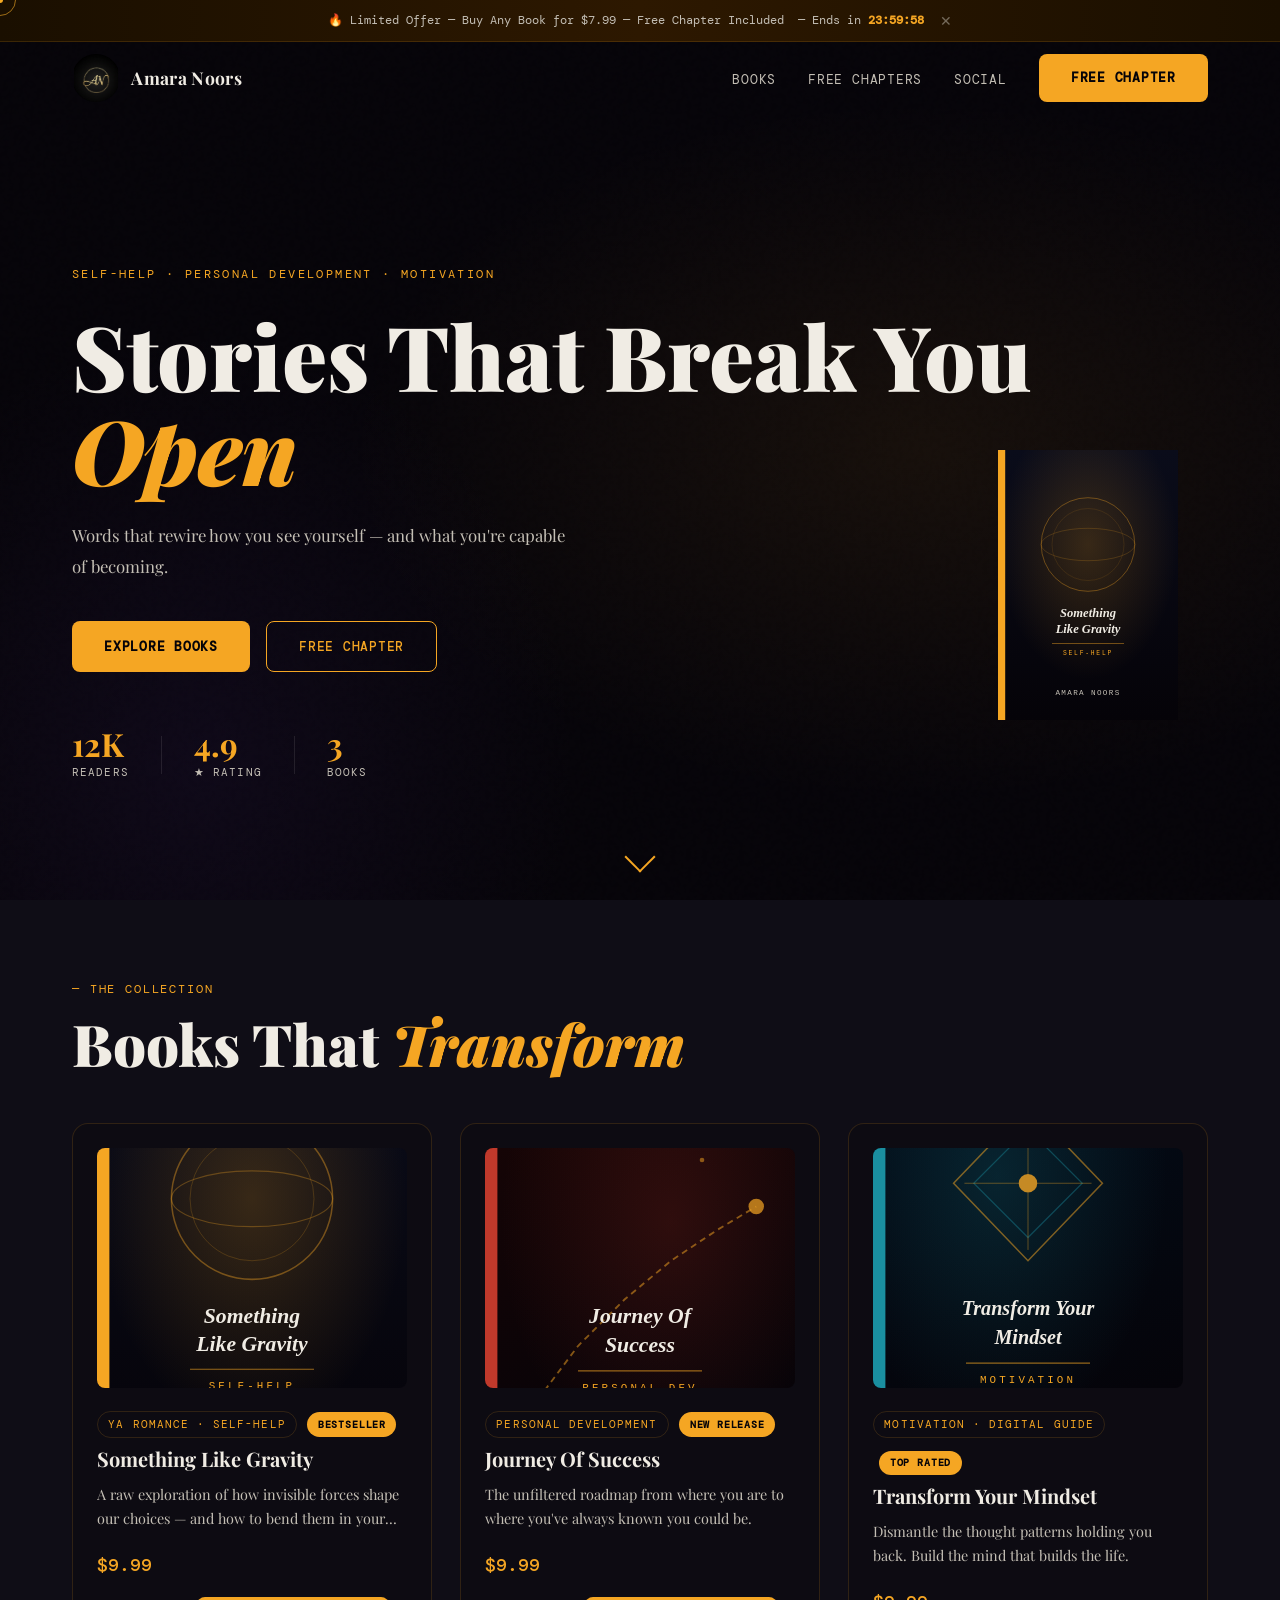
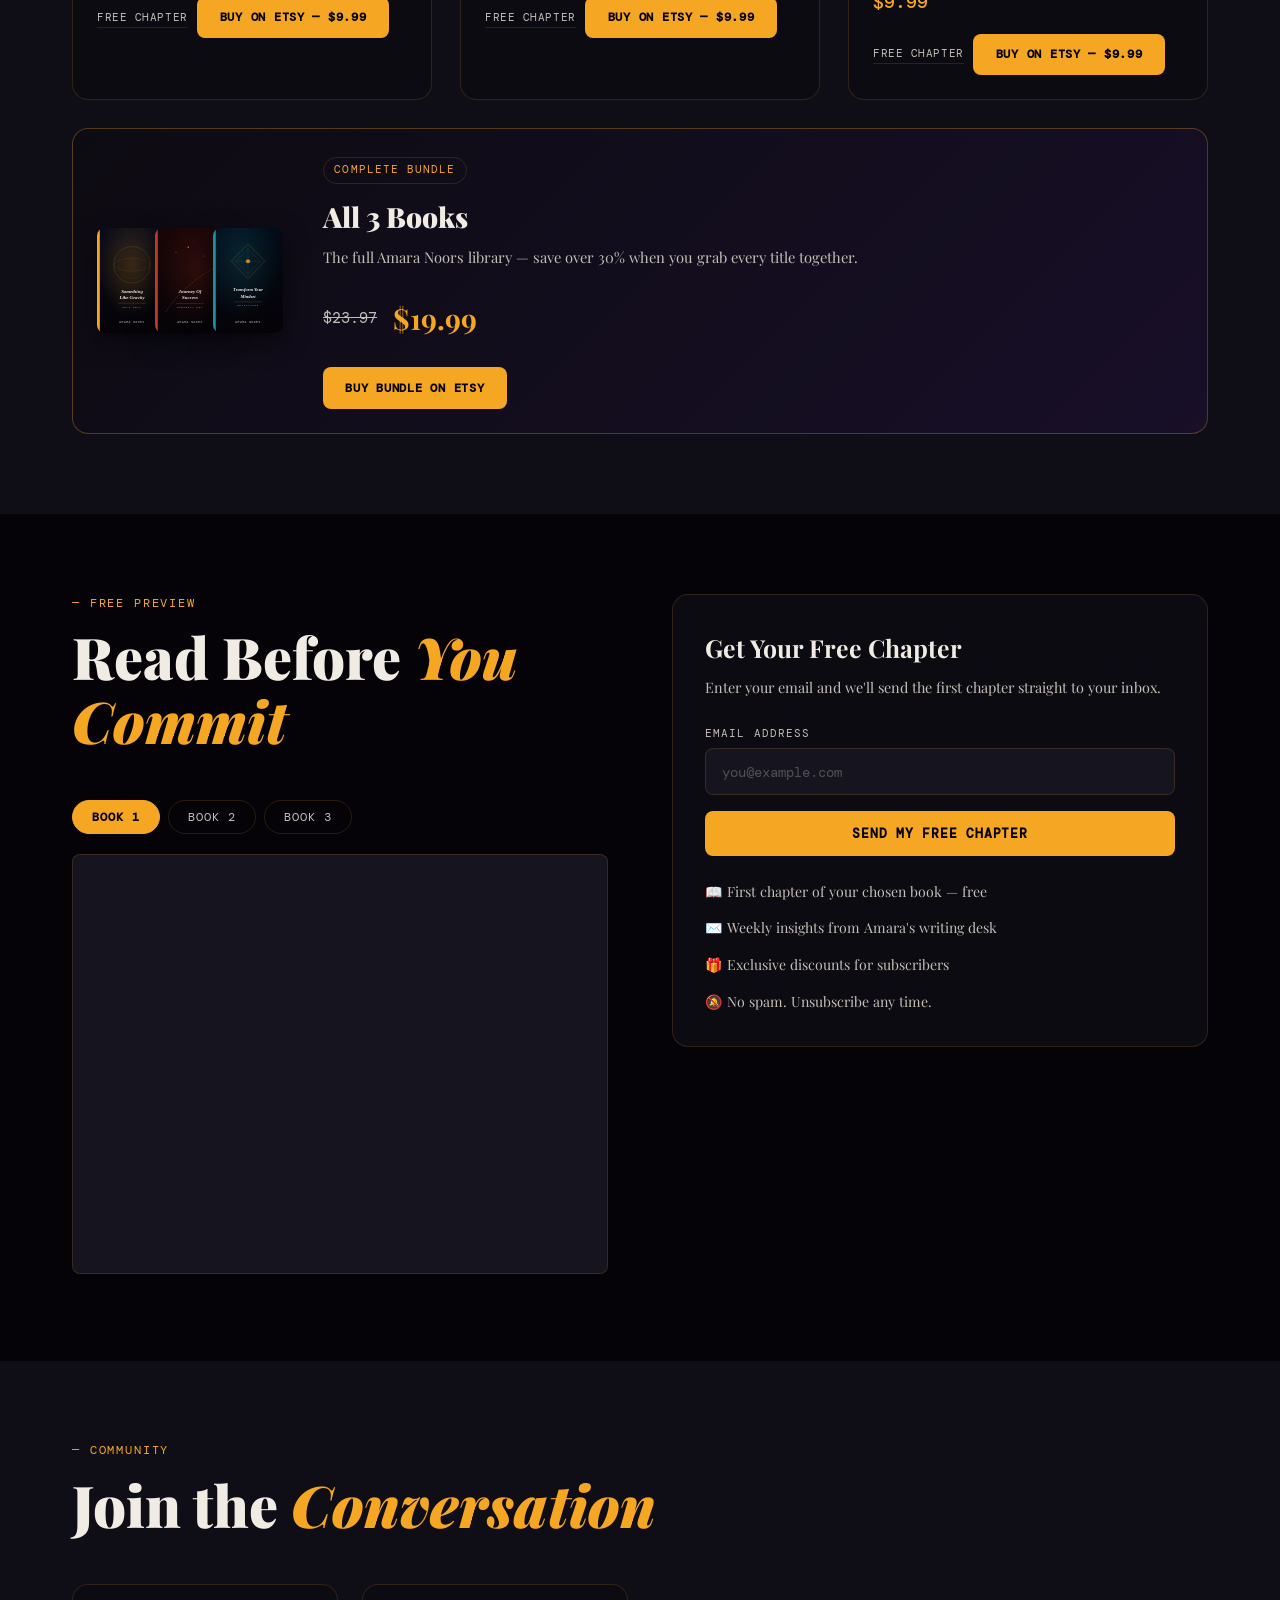
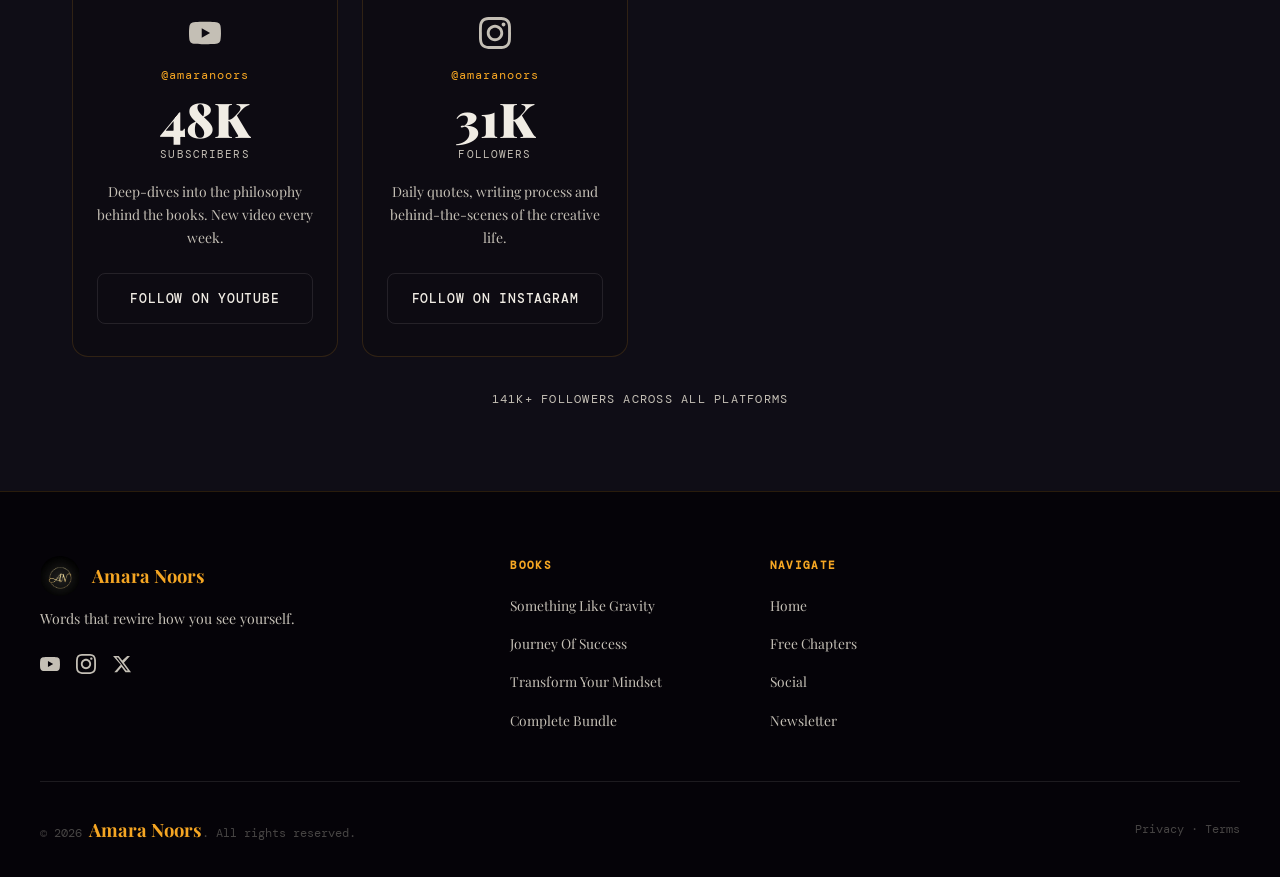
<file: index.html>
<!DOCTYPE html>
<html lang="en">
<head>
  <meta charset="UTF-8" />
  <meta name="viewport" content="width=device-width, initial-scale=1.0" />
  <title>Amara Noors — Stories That Break You Open</title>
  <meta name="description" content="Amara Noors writes self-help, personal development and motivation books. 12K readers, 4.9 stars. Explore the collection and read a free chapter today." />
  <link rel="canonical" href="https://amaranoors.github.io/" />
  <meta property="og:title"       content="Amara Noors — Stories That Break You Open" />
  <meta property="og:description" content="Self-help & personal development books by Amara Noors. 12K readers, 4.9 stars." />
  <meta property="og:url"         content="https://amaranoors.github.io/" />
  <meta property="og:image"       content="https://amaranoors.github.io/img/AN.png" />
  <meta property="og:type"        content="website" />
  <meta name="twitter:card"       content="summary_large_image" />
  <meta name="twitter:title"      content="Amara Noors — Stories That Break You Open" />
  <meta name="twitter:image"      content="https://amaranoors.github.io/img/AN.png" />
  <link rel="alternate" hreflang="en"       href="https://amaranoors.github.io/" />
  <link rel="alternate" hreflang="en-PK"    href="https://amaranoors.github.io/" />
  <link rel="alternate" hreflang="en-GB"    href="https://amaranoors.github.io/" />
  <link rel="alternate" hreflang="x-default" href="https://amaranoors.github.io/" />
  <meta name="geo.region"    content="PK" />
  <meta name="geo.placename" content="Lahore" />
  <link rel="preconnect" href="https://fonts.googleapis.com" />
  <link rel="preconnect" href="https://fonts.gstatic.com" crossorigin />
  <link href="https://fonts.googleapis.com/css2?family=Playfair+Display:ital,wght@0,400;0,700;0,900;1,400;1,700&family=DM+Mono:wght@300;400;500&display=swap" rel="stylesheet" />
  <link rel="stylesheet" href="css/style.css" />
  <script type="application/ld+json">
  {"@context":"https://schema.org","@graph":[
    {"@type":"WebSite","@id":"https://amaranoors.github.io/#website","url":"https://amaranoors.github.io/","name":"Amara Noors","potentialAction":{"@type":"SearchAction","target":{"@type":"EntryPoint","urlTemplate":"https://amaranoors.github.io/?s={search_term_string}"},"query-input":"required name=search_term_string"}},
    {"@type":"Person","@id":"https://amaranoors.github.io/#author","name":"Amara Noors","url":"https://amaranoors.github.io/","sameAs":["https://youtube.com/@amaranoors","https://instagram.com/amaranoors","https://x.com/amaranoors"]},
    {"@type":"Book","name":"Something Like Gravity","author":{"@id":"https://amaranoors.github.io/#author"},"offers":{"@type":"Offer","price":"7.99","priceCurrency":"USD","availability":"https://schema.org/InStock","url":"https://www.etsy.com/listing/4464987485/something-like-gravity-ya-romance-book"}},
    {"@type":"Book","name":"Journey Of Success","author":{"@id":"https://amaranoors.github.io/#author"},"offers":{"@type":"Offer","price":"7.99","priceCurrency":"USD","availability":"https://schema.org/InStock","url":"https://www.etsy.com/listing/4439712782/journey-success-ebook-self-development"}},
    {"@type":"Book","name":"Transform Your Mindset","author":{"@id":"https://amaranoors.github.io/#author"},"offers":{"@type":"Offer","price":"7.99","priceCurrency":"USD","availability":"https://schema.org/InStock","url":"https://www.etsy.com/listing/4439740937/transform-your-mindset-digital-guide"}}
  ]}
  </script>
</head>
<body>

  <!-- Skip link -->
  <a href="#main-content" class="skip-link">Skip to main content</a>

  <!-- PAGE LOADER -->
  <div id="page-loader" aria-hidden="true" role="progressbar">
    <div class="loader-inner">
      <img class="loader-logo-img" src="img/AN.png" alt="" width="72" height="72" />
      <div class="loader-bar"><div class="loader-fill"></div></div>
    </div>
  </div>

  <!-- CUSTOM CURSOR -->
  <div id="cursor-dot"  aria-hidden="true"></div>
  <div id="cursor-ring" aria-hidden="true"></div>

  <!-- SCARCITY BAR -->
  <div id="scarcity-bar" role="banner" aria-label="Limited time offer">
    <span><span class="scarcity-text-inner">🔥 Limited Offer — Buy Any Book for $7.99 — Free Chapter Included</span>
    &nbsp;— Ends in <strong id="countdown-display">24:00:00</strong></span>
    <button id="scarcity-close" aria-label="Close offer bar">✕</button>
  </div>

  <!-- NAVIGATION -->
  <nav id="main-nav" role="navigation" aria-label="Main navigation">
    <div class="nav-inner">
      <a href="index.html" class="nav-logo" aria-label="Amara Noors home">
        <img class="nav-logo-img" src="img/AN.png" alt="Amara Noors logo" width="48" height="48" loading="eager" />
        <span class="logo-name">Amara Noors</span>
      </a>
      <ul class="nav-links" role="list">
        <li><a href="#books"        class="nav-link">Books</a></li>
        <li><a href="chapters.html" class="nav-link">Free Chapters</a></li>
        <li><a href="social.html"   class="nav-link">Social</a></li>
        <li><a href="#contact"      class="nav-link btn-amber nav-cta">Free Chapter</a></li>
      </ul>
      <button id="hamburger" class="hamburger" aria-label="Open menu" aria-expanded="false" aria-controls="mobile-drawer">
        <span></span><span></span><span></span>
      </button>
    </div>
  </nav>

  <!-- MOBILE DRAWER -->
  <div id="mobile-drawer" class="mobile-drawer" role="dialog" aria-modal="true" aria-label="Navigation">
    <button id="drawer-close" aria-label="Close menu">✕</button>
    <div class="drawer-logo">
      <img class="nav-logo-img" src="img/AN.png" alt="" width="52" height="52" />
    </div>
    <ul role="list">
      <li><a href="#books">Books</a></li>
      <li><a href="chapters.html">Free Chapters</a></li>
      <li><a href="social.html">Social</a></li>
      <li><a href="#contact" class="btn-amber">Free Chapter</a></li>
    </ul>
  </div>
  <div id="drawer-overlay" class="drawer-overlay" aria-hidden="true"></div>

  <main id="main-content">

    <!-- PANEL: HERO -->
    <section class="panel-hero" id="hero" aria-labelledby="hero-heading">
      <div class="hero-bg"    aria-hidden="true"></div>
      <div class="hero-noise" aria-hidden="true"></div>
      <div class="hero-content">
        <p class="hero-eyebrow fade-up" style="animation-delay:.1s">Self-Help · Personal Development · Motivation</p>
        <h1 id="hero-heading" class="hero-h1 fade-up" style="animation-delay:.25s">
          Stories That <em>Break You</em>
        </h1>
        <p class="hero-sub hero-sub-dynamic fade-up" style="animation-delay:.4s">
          Words that rewire how you see yourself — and what you're capable of becoming.
        </p>
        <div class="hero-ctas fade-up" style="animation-delay:.55s">
          <a href="#books"        class="btn-amber btn-pulse">Explore Books</a>
          <a href="chapters.html" class="btn-outline">Free Chapter</a>
        </div>
        <div class="hero-stats fade-up" id="hero-stats" style="animation-delay:.7s" role="list" aria-label="Author statistics">
          <!-- injected by JS from data.json stats -->
          <div class="stat" role="listitem"><span class="stat-num">12K</span><span class="stat-label">Readers</span></div>
          <div class="stat-divider" aria-hidden="true"></div>
          <div class="stat" role="listitem"><span class="stat-num">4.9</span><span class="stat-label">★ Rating</span></div>
          <div class="stat-divider" aria-hidden="true"></div>
          <div class="stat" role="listitem"><span class="stat-num">3</span><span class="stat-label">Books</span></div>
        </div>
      </div>
      <div class="hero-book-float fade-up" style="animation-delay:.85s" aria-hidden="true">
        <img src="img/book1.svg" alt="" width="180" height="270" loading="eager" class="float-anim" />
      </div>
      <a href="#books" class="scroll-hint" aria-label="Scroll down"><span class="scroll-arrow"></span></a>
    </section>

    <!-- PANEL: BOOKS SHOWCASE -->
    <section class="panel-books" id="books" aria-labelledby="books-heading">
      <div class="section-inner">
        <p class="section-label">— The Collection</p>
        <h2 id="books-heading" class="section-h2">Books That <em>Transform</em></h2>
        <!-- All book cards + bundle injected by JS from data.json -->
        <div class="books-grid" role="list" id="books-grid"></div>
      </div>
    </section>

    <!-- PANEL: FREE CHAPTERS + EMAIL CAPTURE -->
    <section class="panel-chapters" id="contact" aria-labelledby="chapters-heading">
      <div class="section-inner chapters-inner">
        <div class="chapters-left">
          <p class="section-label">— Free Preview</p>
          <h2 id="chapters-heading" class="section-h2">Read Before <em>You Commit</em></h2>
          <!-- Tab buttons injected by JS -->
          <div id="pdf-tabs-wrap" role="tablist" aria-label="Book preview tabs"></div>
          <div id="pdf-panel" role="tabpanel">
            <iframe id="pdf-embed" src="" title="Book chapter preview"
                    width="100%" height="420" loading="lazy"
                    aria-label="Free chapter PDF preview"></iframe>
          </div>
        </div>
        <div class="chapters-right">
          <div class="email-box">
            <h3 class="email-box-title">Get Your Free Chapter</h3>
            <p class="email-box-sub">Enter your email and we'll send the first chapter straight to your inbox.</p>
            <form class="js-email-form email-form"
                  action="https://formspree.io/f/xjgedred"
                  method="POST" novalidate aria-label="Email signup">
              <input type="hidden" name="source" value="index-chapter-form" />
              <div class="form-group">
                <label for="email-hero" class="form-label">Email Address</label>
                <input type="email" id="email-hero" name="email" class="form-input"
                       placeholder="you@example.com" required autocomplete="email" />
              </div>
              <button type="submit" class="btn-amber form-submit">Send My Free Chapter</button>
              <div class="form-success" hidden aria-live="polite">
                <span>✓ Check your inbox! Your free chapter is on its way.</span>
              </div>
            </form>
            <ul class="benefits-list" role="list">
              <li class="benefit-item">📖 First chapter of your chosen book — free</li>
              <li class="benefit-item">✉️ Weekly insights from Amara's writing desk</li>
              <li class="benefit-item">🎁 Exclusive discounts for subscribers</li>
              <li class="benefit-item">🔕 No spam. Unsubscribe any time.</li>
            </ul>
          </div>
        </div>
      </div>
    </section>

    <!-- PANEL: SOCIAL MEDIA -->
    <section class="panel-social" id="social" aria-labelledby="social-heading">
      <div class="section-inner">
        <p class="section-label">— Community</p>
        <h2 id="social-heading" class="section-h2">Join the <em>Conversation</em></h2>
        <div class="social-cards" role="list">
          <article class="social-card social-yt" role="listitem">
            <div class="social-icon" aria-hidden="true">
              <svg viewBox="0 0 24 24" width="32" height="32" fill="currentColor"><path d="M23.498 6.186a3.016 3.016 0 00-2.122-2.136C19.505 3.545 12 3.545 12 3.545s-7.505 0-9.377.505A3.017 3.017 0 00.502 6.186C0 8.07 0 12 0 12s0 3.93.502 5.814a3.016 3.016 0 002.122 2.136c1.871.505 9.376.505 9.376.505s7.505 0 9.377-.505a3.015 3.015 0 002.122-2.136C24 15.93 24 12 24 12s0-3.93-.502-5.814zM9.545 15.568V8.432L15.818 12l-6.273 3.568z"/></svg>
            </div>
            <div class="social-handle yt-handle">@amaranoors</div>
            <div class="social-stat-big yt-subscribers">48K</div>
            <div class="social-stat-label">Subscribers</div>
            <p class="social-desc yt-description">Deep-dives into the philosophy behind the books. New video every week.</p>
            <a href="https://youtube.com/@amaranoors" class="btn-ghost social-follow yt-url"
               target="_blank" rel="noopener noreferrer">Follow on YouTube</a>
          </article>
          <article class="social-card social-ig" role="listitem">
            <div class="social-icon" aria-hidden="true">
              <svg viewBox="0 0 24 24" width="32" height="32" fill="currentColor"><path d="M12 2.163c3.204 0 3.584.012 4.85.07 3.252.148 4.771 1.691 4.919 4.919.058 1.265.069 1.645.069 4.849 0 3.205-.012 3.584-.069 4.849-.149 3.225-1.664 4.771-4.919 4.919-1.266.058-1.644.07-4.85.07-3.204 0-3.584-.012-4.849-.07-3.26-.149-4.771-1.699-4.919-4.92-.058-1.265-.07-1.644-.07-4.849 0-3.204.013-3.583.07-4.849.149-3.227 1.664-4.771 4.919-4.919 1.266-.057 1.645-.069 4.849-.069zm0-2.163c-3.259 0-3.667.014-4.947.072-4.358.2-6.78 2.618-6.98 6.98-.059 1.281-.073 1.689-.073 4.948 0 3.259.014 3.668.072 4.948.2 4.358 2.618 6.78 6.98 6.98 1.281.058 1.689.072 4.948.072 3.259 0 3.668-.014 4.948-.072 4.354-.2 6.782-2.618 6.979-6.98.059-1.28.073-1.689.073-4.948 0-3.259-.014-3.667-.072-4.947-.196-4.354-2.617-6.78-6.979-6.98-1.281-.059-1.69-.073-4.949-.073zm0 5.838c-3.403 0-6.162 2.759-6.162 6.162s2.759 6.163 6.162 6.163 6.162-2.759 6.162-6.163c0-3.403-2.759-6.162-6.162-6.162zm0 10.162c-2.209 0-4-1.79-4-4 0-2.209 1.791-4 4-4s4 1.791 4 4c0 2.21-1.791 4-4 4zm6.406-11.845c-.796 0-1.441.645-1.441 1.44s.645 1.44 1.441 1.44c.795 0 1.439-.645 1.439-1.44s-.644-1.44-1.439-1.44z"/></svg>
            </div>
            <div class="social-handle ig-handle">@amaranoors</div>
            <div class="social-stat-big ig-followers">31K</div>
            <div class="social-stat-label">Followers</div>
            <p class="social-desc ig-description">Daily quotes, writing process and behind-the-scenes of the creative life.</p>
            <a href="https://instagram.com/amaranoors" class="btn-ghost social-follow ig-url"
               target="_blank" rel="noopener noreferrer">Follow on Instagram</a>
        </div>
        <p class="social-total">141K+ followers across all platforms</p>
      </div>
    </section>

    <!-- FOOTER -->
    <footer class="site-footer" role="contentinfo">
      <div class="footer-grid">
        <div class="footer-brand">
          <a href="index.html" class="footer-logo-link" aria-label="Amara Noors home">
            <img class="footer-logo-img" src="img/AN.png" alt="Amara Noors" width="40" height="40" loading="lazy" />
            <span class="footer-author-name">Amara Noors</span>
          </a>
          <p class="footer-tagline footer-tagline-text">Words that rewire how you see yourself.</p>
          <div class="footer-socials" aria-label="Social links">
            <a href="https://youtube.com/@amaranoors"  class="yt-url"  target="_blank" rel="noopener" aria-label="YouTube"><svg viewBox="0 0 24 24" width="20" height="20" fill="currentColor"><path d="M23.498 6.186a3.016 3.016 0 00-2.122-2.136C19.505 3.545 12 3.545 12 3.545s-7.505 0-9.377.505A3.017 3.017 0 00.502 6.186C0 8.07 0 12 0 12s0 3.93.502 5.814a3.016 3.016 0 002.122 2.136c1.871.505 9.376.505 9.376.505s7.505 0 9.377-.505a3.015 3.015 0 002.122-2.136C24 15.93 24 12 24 12s0-3.93-.502-5.814zM9.545 15.568V8.432L15.818 12l-6.273 3.568z"/></svg></a>
            <a href="https://instagram.com/amaranoors" class="ig-url"  target="_blank" rel="noopener" aria-label="Instagram"><svg viewBox="0 0 24 24" width="20" height="20" fill="currentColor"><path d="M12 2.163c3.204 0 3.584.012 4.85.07 3.252.148 4.771 1.691 4.919 4.919.058 1.265.069 1.645.069 4.849 0 3.205-.012 3.584-.069 4.849-.149 3.225-1.664 4.771-4.919 4.919-1.266.058-1.644.07-4.85.07-3.204 0-3.584-.012-4.849-.07-3.26-.149-4.771-1.699-4.919-4.92-.058-1.265-.07-1.644-.07-4.849 0-3.204.013-3.583.07-4.849.149-3.227 1.664-4.771 4.919-4.919 1.266-.057 1.645-.069 4.849-.069zm0-2.163c-3.259 0-3.667.014-4.947.072-4.358.2-6.78 2.618-6.98 6.98-.059 1.281-.073 1.689-.073 4.948 0 3.259.014 3.668.072 4.948.2 4.358 2.618 6.78 6.98 6.98 1.281.058 1.689.072 4.948.072 3.259 0 3.668-.014 4.948-.072 4.354-.2 6.782-2.618 6.979-6.98.059-1.28.073-1.689.073-4.948 0-3.259-.014-3.667-.072-4.947-.196-4.354-2.617-6.78-6.979-6.98-1.281-.059-1.69-.073-4.949-.073zm0 5.838c-3.403 0-6.162 2.759-6.162 6.162s2.759 6.163 6.162 6.163 6.162-2.759 6.162-6.163c0-3.403-2.759-6.162-6.162-6.162zm0 10.162c-2.209 0-4-1.79-4-4 0-2.209 1.791-4 4-4s4 1.791 4 4c0 2.21-1.791 4-4 4zm6.406-11.845c-.796 0-1.441.645-1.441 1.44s.645 1.44 1.441 1.44c.795 0 1.439-.645 1.439-1.44s-.644-1.44-1.439-1.44z"/></svg></a>
            <a href="https://x.com/amaranoors"         class="x-url"   target="_blank" rel="noopener" aria-label="X"><svg viewBox="0 0 24 24" width="20" height="20" fill="currentColor"><path d="M18.244 2.25h3.308l-7.227 8.26 8.502 11.24H16.17l-4.714-6.231-5.401 6.231H2.746l7.73-8.835L1.254 2.25H8.08l4.259 5.629 5.905-5.629zm-1.161 17.52h1.833L7.084 4.126H5.117z"/></svg></a>
          </div>
        </div>
        <nav class="footer-col" aria-label="Books">
          <h4 class="footer-col-title">Books</h4>
          <ul role="list">
            <li><a href="https://www.etsy.com/listing/4464987485/something-like-gravity-ya-romance-book" target="_blank" rel="noopener">Something Like Gravity</a></li>
            <li><a href="https://www.etsy.com/listing/4439712782/journey-success-ebook-self-development"  target="_blank" rel="noopener">Journey Of Success</a></li>
            <li><a href="https://www.etsy.com/listing/4439740937/transform-your-mindset-digital-guide"   target="_blank" rel="noopener">Transform Your Mindset</a></li>
            <li><a href="https://www.etsy.com/shop/amaranoors" target="_blank" rel="noopener">Complete Bundle</a></li>
          </ul>
        </nav>
        <nav class="footer-col" aria-label="Navigate">
          <h4 class="footer-col-title">Navigate</h4>
          <ul role="list">
            <li><a href="index.html">Home</a></li>
            <li><a href="chapters.html">Free Chapters</a></li>
            <li><a href="social.html">Social</a></li>
            <li><a href="#contact">Newsletter</a></li>
          </ul>
        </nav>
      </div>
      <div class="footer-bottom">
        <span>© <span class="footer-year"></span> <span class="footer-author-name">Amara Noors</span>. All rights reserved.</span>
        <span class="footer-legal"><a href="#">Privacy</a> · <a href="#">Terms</a></span>
      </div>
    </footer>

  </main>

  <div id="app-toast" role="alert" aria-live="assertive" aria-atomic="true"></div>
  <script src="js/main.js"></script>
</body>
</html>
</file>
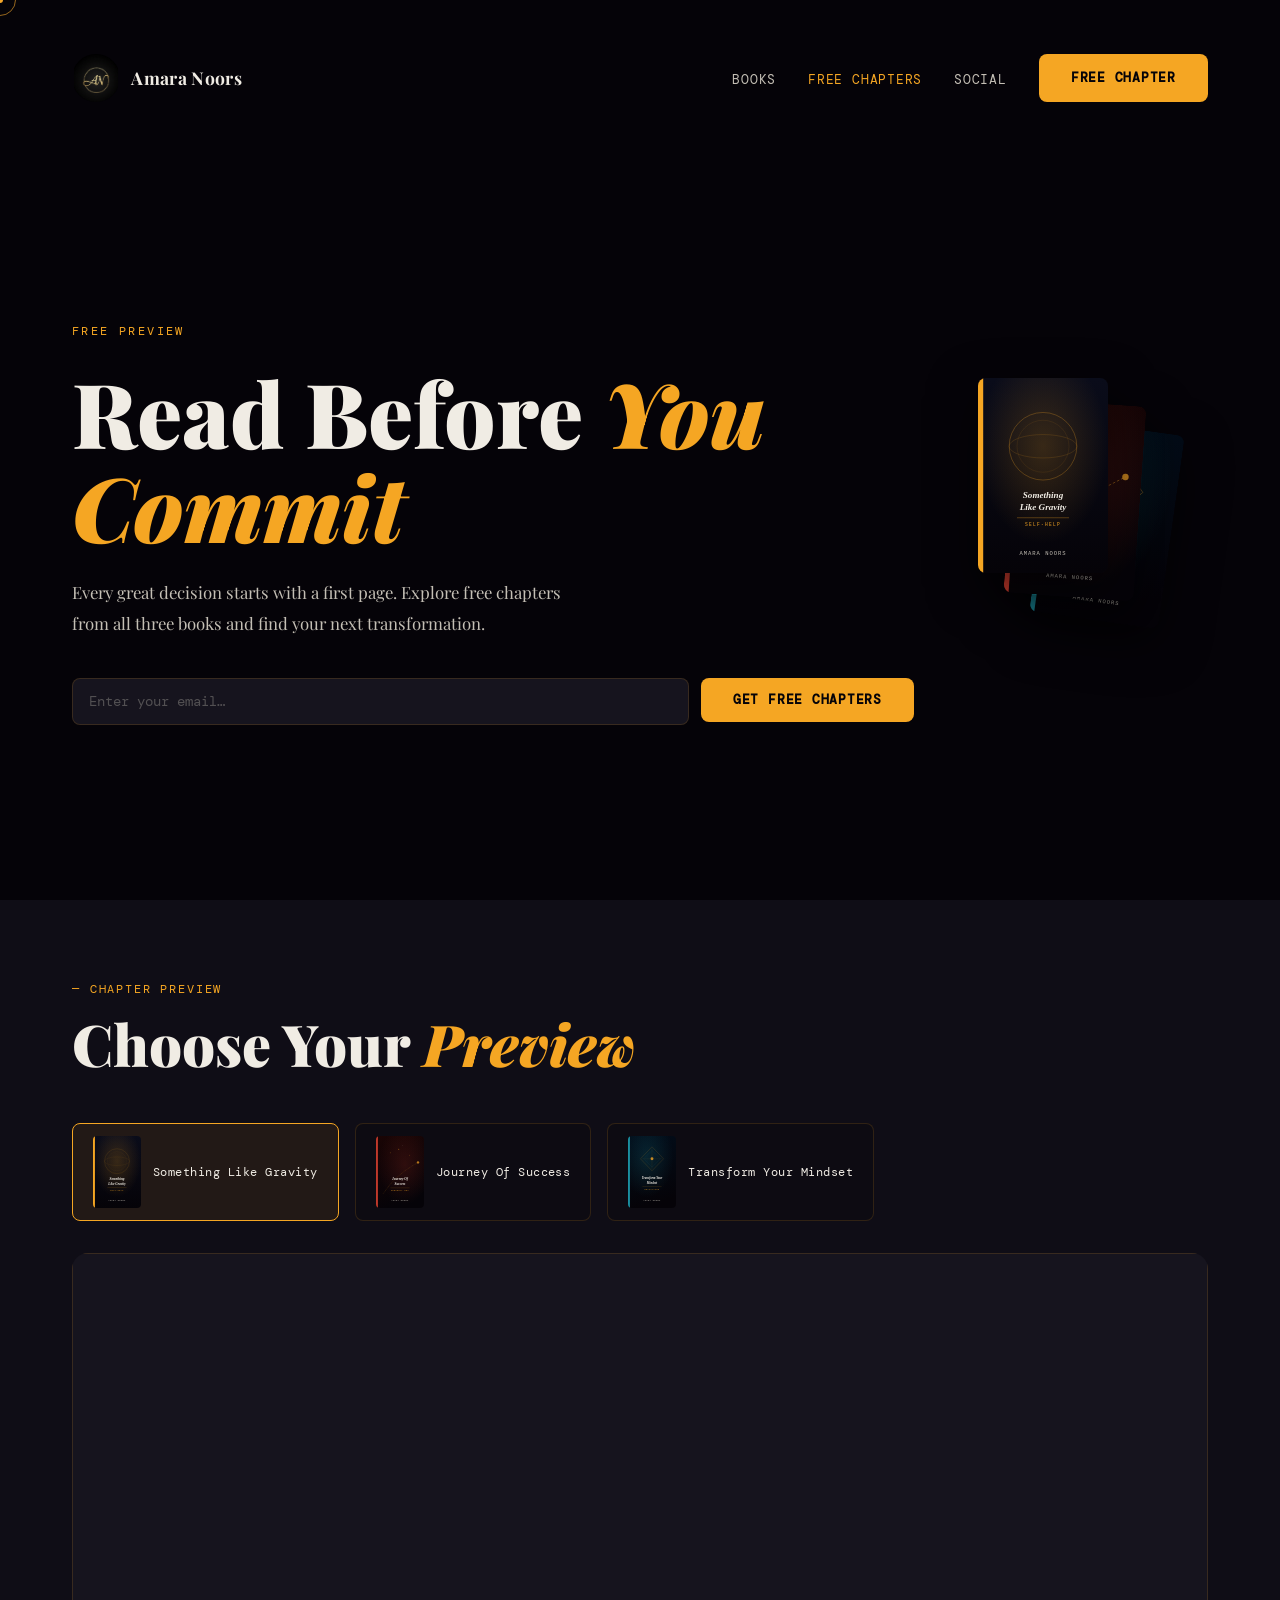
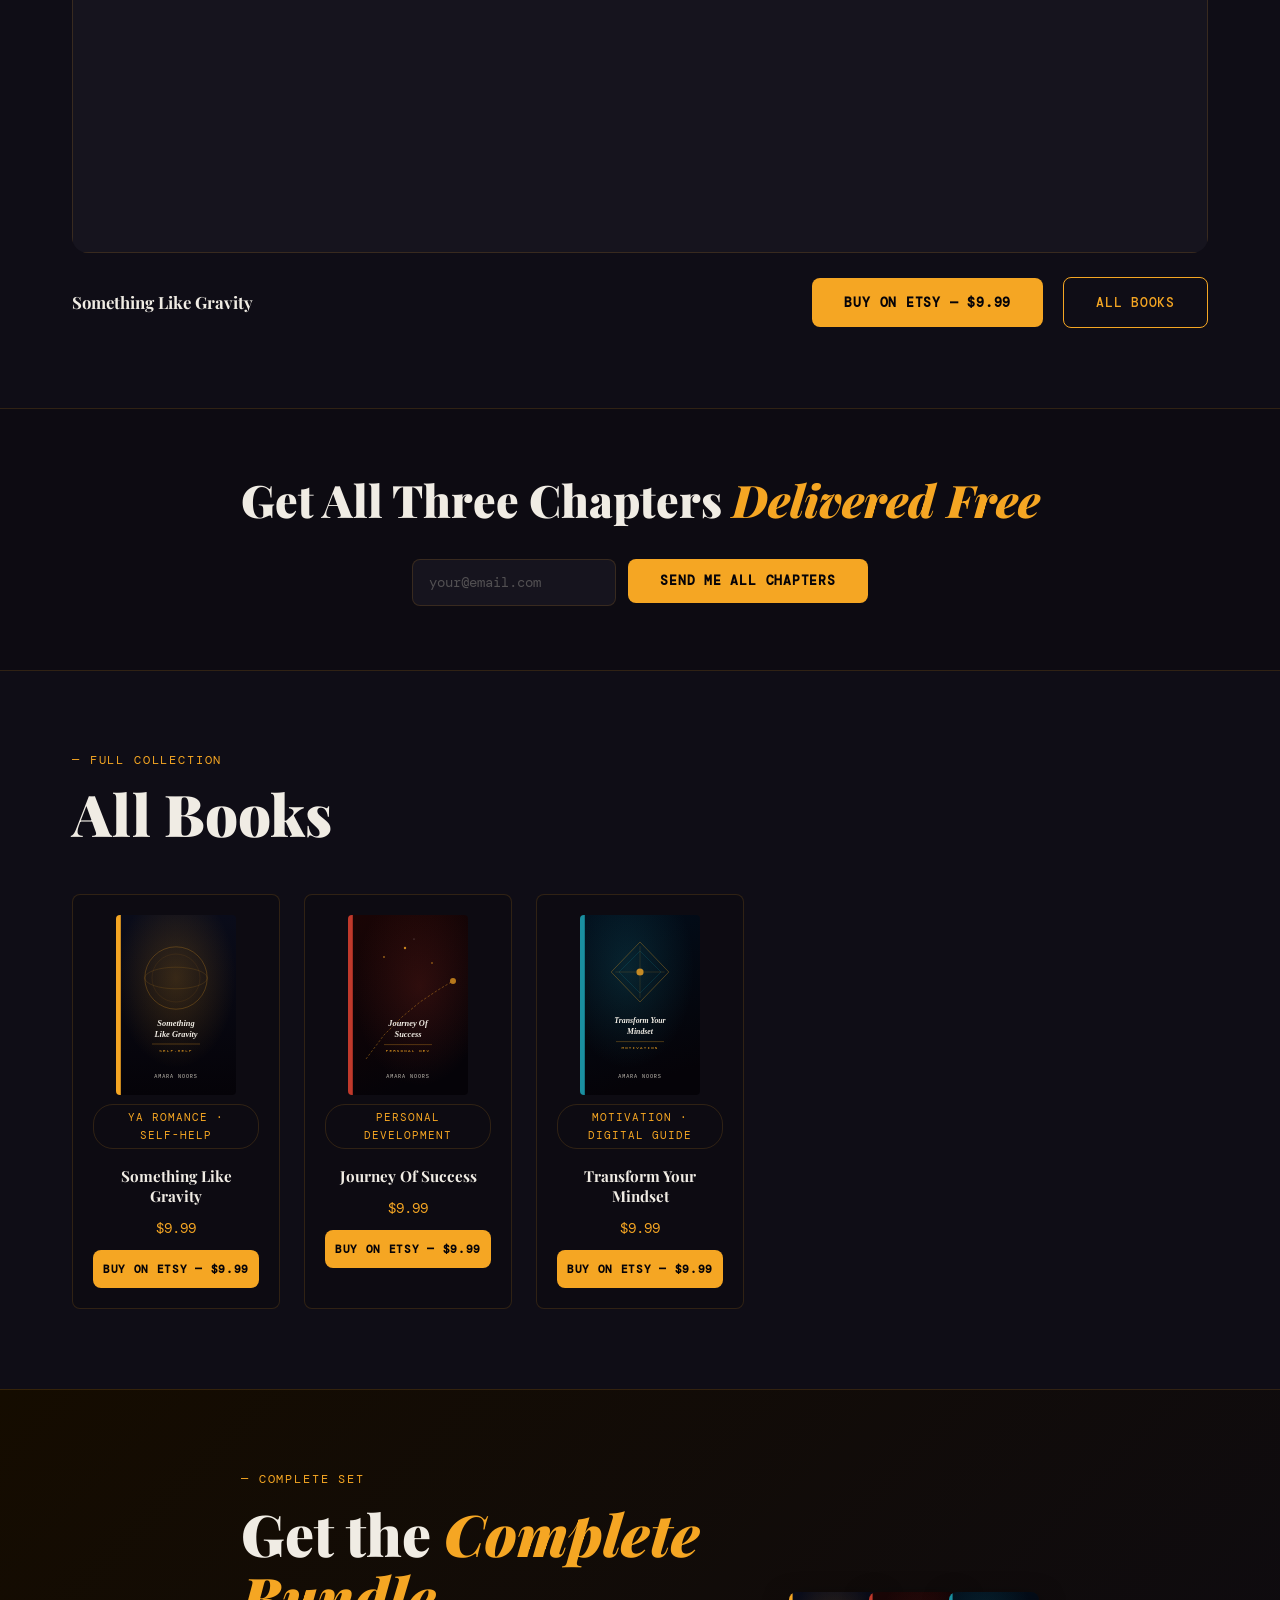
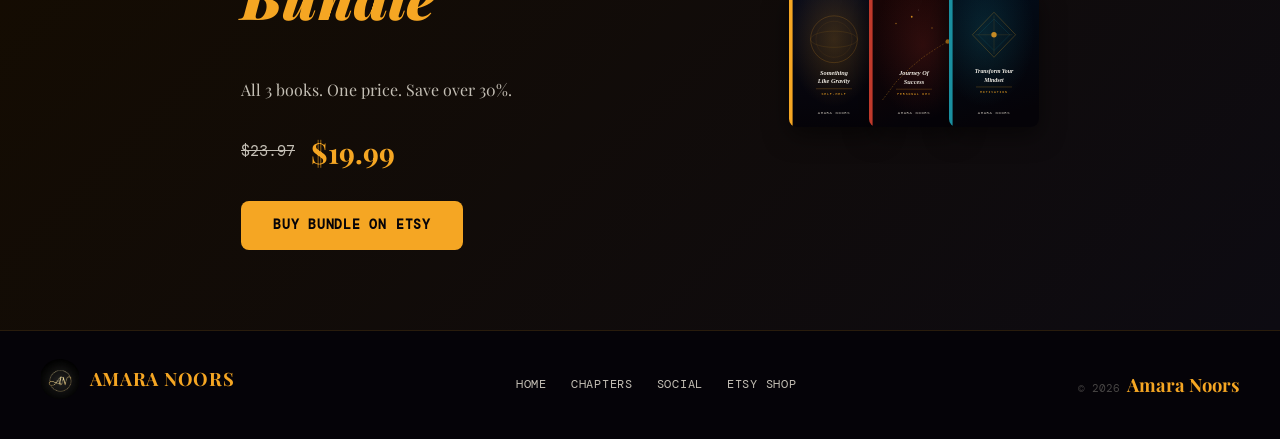
<file: chapters.html>
<!DOCTYPE html>
<html lang="en">
<head>
  <meta charset="UTF-8" />
  <meta name="viewport" content="width=device-width, initial-scale=1.0" />
  <title>Free Chapters — Read Before You Buy | Amara Noors</title>
  <meta name="description" content="Read the first chapter of Something Like Gravity, Journey Of Success, or Transform Your Mindset — free. Preview before you buy on Etsy." />
  <link rel="canonical" href="https://amaranoors.com/chapters.html" />
  <meta property="og:title"  content="Free Chapters — Amara Noors" />
  <meta property="og:description" content="Read before you commit — free chapter previews." />
  <meta property="og:url"   content="https://amaranoors.com/chapters.html" />
  <meta property="og:image" content="https://amaranoors.com/img/AN.png" />
  <meta name="twitter:card" content="summary_large_image" />
  <meta name="geo.region"    content="PK" />
  <meta name="geo.placename" content="Lahore" />
  <link rel="preconnect" href="https://fonts.googleapis.com" />
  <link rel="preconnect" href="https://fonts.gstatic.com" crossorigin />
  <link href="https://fonts.googleapis.com/css2?family=Playfair+Display:ital,wght@0,400;0,700;0,900;1,400;1,700&family=DM+Mono:wght@300;400;500&display=swap" rel="stylesheet" />
  <link rel="stylesheet" href="css/style.css" />
  <script type="application/ld+json">
  {"@context":"https://schema.org","@type":"FAQPage","mainEntity":[
    {"@type":"Question","name":"Can I read for free before buying?","acceptedAnswer":{"@type":"Answer","text":"Yes — the first chapter of every book is available as a free preview. Enter your email to receive it."}},
    {"@type":"Question","name":"Where can I buy the full books?","acceptedAnswer":{"@type":"Answer","text":"All books are sold on Etsy as instant digital downloads. Click any Buy button to go to the Etsy listing."}}
  ]}
  </script>
</head>
<body class="page-chapters">
  <a href="#main-content" class="skip-link">Skip to main content</a>

  <div id="page-loader" aria-hidden="true" role="progressbar">
    <div class="loader-inner">
      <img class="loader-logo-img" src="img/AN.png" alt="" width="72" height="72" />
      <div class="loader-bar"><div class="loader-fill"></div></div>
    </div>
  </div>

  <div id="cursor-dot"  aria-hidden="true"></div>
  <div id="cursor-ring" aria-hidden="true"></div>

  <nav id="main-nav" role="navigation" aria-label="Main navigation">
    <div class="nav-inner">
      <a href="index.html" class="nav-logo" aria-label="Amara Noors home">
        <img class="nav-logo-img" src="img/AN.png" alt="Amara Noors logo" width="48" height="48" loading="eager" />
        <span class="logo-name">Amara Noors</span>
      </a>
      <ul class="nav-links" role="list">
        <li><a href="index.html#books" class="nav-link">Books</a></li>
        <li><a href="chapters.html"    class="nav-link active">Free Chapters</a></li>
        <li><a href="social.html"      class="nav-link">Social</a></li>
        <li><a href="index.html#contact" class="nav-link btn-amber nav-cta">Free Chapter</a></li>
      </ul>
      <button id="hamburger" class="hamburger" aria-label="Open menu" aria-expanded="false" aria-controls="mobile-drawer">
        <span></span><span></span><span></span>
      </button>
    </div>
  </nav>

  <div id="mobile-drawer" class="mobile-drawer" role="dialog" aria-modal="true" aria-label="Navigation">
    <button id="drawer-close" aria-label="Close menu">✕</button>
    <div class="drawer-logo">
      <img class="nav-logo-img" src="img/AN.png" alt="" width="52" height="52" />
    </div>
    <ul role="list">
      <li><a href="index.html#books">Books</a></li>
      <li><a href="chapters.html">Free Chapters</a></li>
      <li><a href="social.html">Social</a></li>
      <li><a href="index.html#contact" class="btn-amber">Free Chapter</a></li>
    </ul>
  </div>
  <div id="drawer-overlay" class="drawer-overlay" aria-hidden="true"></div>

  <main id="main-content">

    <!-- HERO -->
    <section class="ch-hero" aria-labelledby="ch-hero-heading">
      <div class="ch-hero-inner">
        <div class="ch-hero-text">
          <p class="hero-eyebrow fade-up" style="animation-delay:.1s">Free Preview</p>
          <h1 id="ch-hero-heading" class="hero-h1 fade-up" style="animation-delay:.25s">
            Read Before <em>You Commit</em>
          </h1>
          <p class="hero-sub fade-up" style="animation-delay:.4s">
            Every great decision starts with a first page. Explore free chapters from all three books and find your next transformation.
          </p>
          <form class="js-email-form email-form email-form-inline fade-up"
                action="https://formspree.io/f/xjgedred" method="POST" novalidate
                style="animation-delay:.55s" aria-label="Quick email signup">
            <input type="hidden" name="source" value="chapters-hero-form" />
            <input type="email" name="email" class="form-input"
                   placeholder="Enter your email…" required autocomplete="email" aria-label="Email" />
            <button type="submit" class="btn-amber">Get Free Chapters</button>
            <div class="form-success" hidden aria-live="polite"><span>✓ Check your inbox!</span></div>
          </form>
        </div>
        <div class="ch-hero-covers fade-up" style="animation-delay:.65s" aria-hidden="true">
          <img src="img/book1.svg" alt="" width="130" height="195" loading="eager" class="cover-stack cover-1" />
          <img src="img/book2.svg" alt="" width="130" height="195" loading="eager" class="cover-stack cover-2" />
          <img src="img/book3.svg" alt="" width="130" height="195" loading="lazy"  class="cover-stack cover-3" />
        </div>
      </div>
    </section>

    <!-- BOOK SELECTOR + PDF VIEWER -->
    <section class="ch-viewer" aria-labelledby="viewer-heading">
      <div class="section-inner">
        <p class="section-label">— Chapter Preview</p>
        <h2 id="viewer-heading" class="section-h2">Choose Your <em>Preview</em></h2>

        <!-- Tab buttons injected by JS from data.json -->
        <div id="ch-tabs-wrap" role="tablist" aria-label="Book selector"></div>

        <div id="ch-pdf-panel" role="tabpanel" class="ch-pdf-panel">
          <iframe id="ch-pdf-embed" src="" title="Book chapter preview"
                  width="100%" height="600" loading="lazy"
                  aria-label="PDF chapter preview"></iframe>
        </div>

        <div class="ch-pdf-actions">
          <span id="ch-current-title" class="ch-pdf-title">Loading…</span>
          <a id="ch-buy-btn" href="#" class="btn-amber ch-buy-btn"
             target="_blank" rel="noopener noreferrer">Buy Full Book</a>
          <a href="index.html#books" class="btn-outline">All Books</a>
        </div>
      </div>
    </section>

    <!-- EMAIL CAPTURE STRIP -->
    <section class="ch-email-strip" aria-labelledby="strip-heading">
      <div class="section-inner ch-strip-inner">
        <h2 id="strip-heading" class="strip-title">Get All Three Chapters <em>Delivered Free</em></h2>
        <form class="js-email-form email-form email-form-inline"
              action="https://formspree.io/f/xjgedred" method="POST" novalidate>
          <input type="hidden" name="source" value="chapters-strip-form" />
          <input type="email" name="email" class="form-input"
                 placeholder="your@email.com" required autocomplete="email" aria-label="Email" />
          <button type="submit" class="btn-amber">Send Me All Chapters</button>
          <div class="form-success" hidden aria-live="polite"><span>✓ Chapters sent!</span></div>
        </form>
      </div>
    </section>

    <!-- ALL BOOKS GRID (injected from JSON) -->
    <section class="ch-all-books" aria-labelledby="all-books-heading">
      <div class="section-inner">
        <p class="section-label">— Full Collection</p>
        <h2 id="all-books-heading" class="section-h2">All Books</h2>
        <div class="ch-books-grid" role="list" id="ch-books-grid"></div>
      </div>
    </section>

    <!-- BUNDLE CTA (injected from JSON) -->
    <section id="ch-bundle-cta" class="ch-bundle-cta" aria-label="Bundle offer"></section>

    <!-- MINI FOOTER -->
    <footer class="mini-footer" role="contentinfo">
      <div class="mini-footer-inner">
        <a href="index.html" class="footer-logo-link mini-logo-link" aria-label="Home">
          <img class="footer-logo-img" src="img/AN.png" alt="Amara Noors" width="36" height="36" loading="lazy" />
          <span class="footer-author-name">Amara Noors</span>
        </a>
        <nav aria-label="Footer navigation">
          <a href="index.html">Home</a>
          <a href="chapters.html">Chapters</a>
          <a href="social.html">Social</a>
          <a href="https://www.etsy.com/shop/amaranoors" target="_blank" rel="noopener">Etsy Shop</a>
        </nav>
        <span class="footer-copy">© <span class="footer-year"></span> <span class="footer-author-name">Amara Noors</span></span>
      </div>
    </footer>

  </main>

  <div id="app-toast" role="alert" aria-live="assertive" aria-atomic="true"></div>
  <script src="js/main.js"></script>
</body>
</html>
</file>
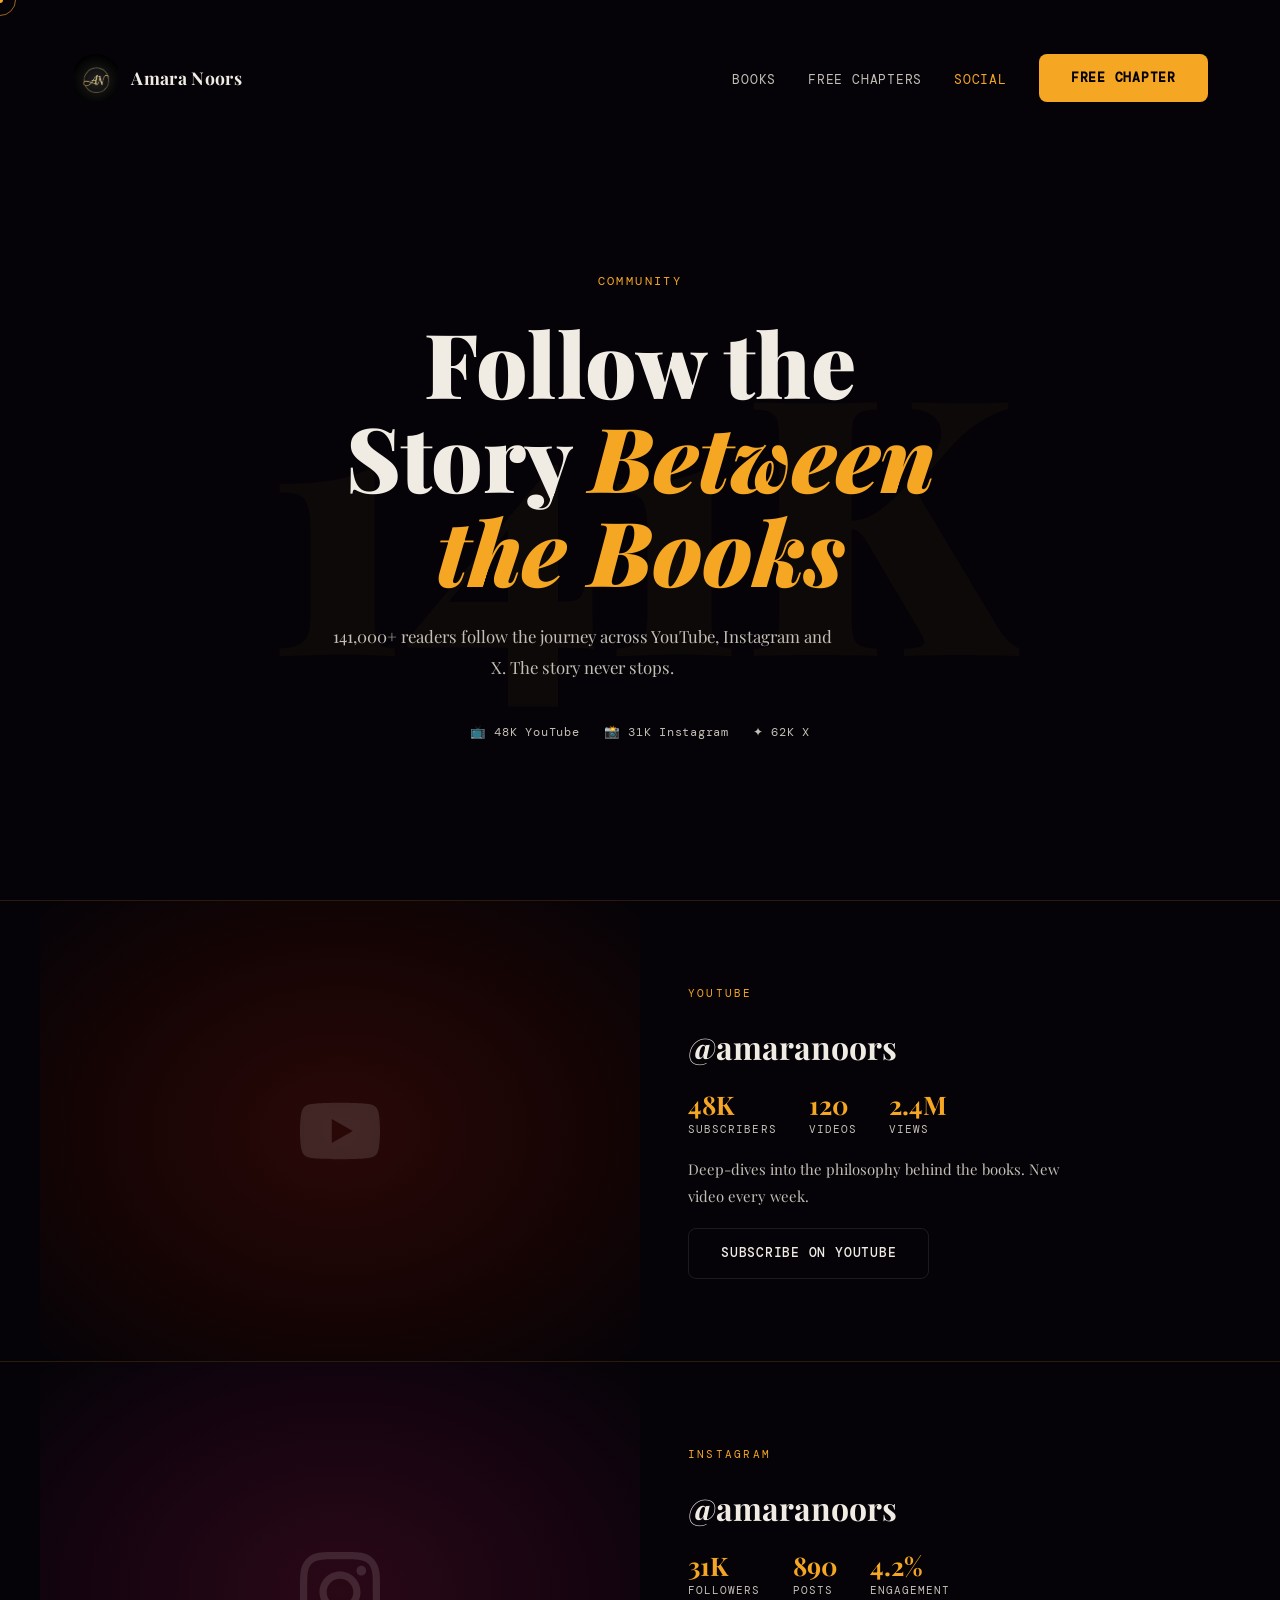
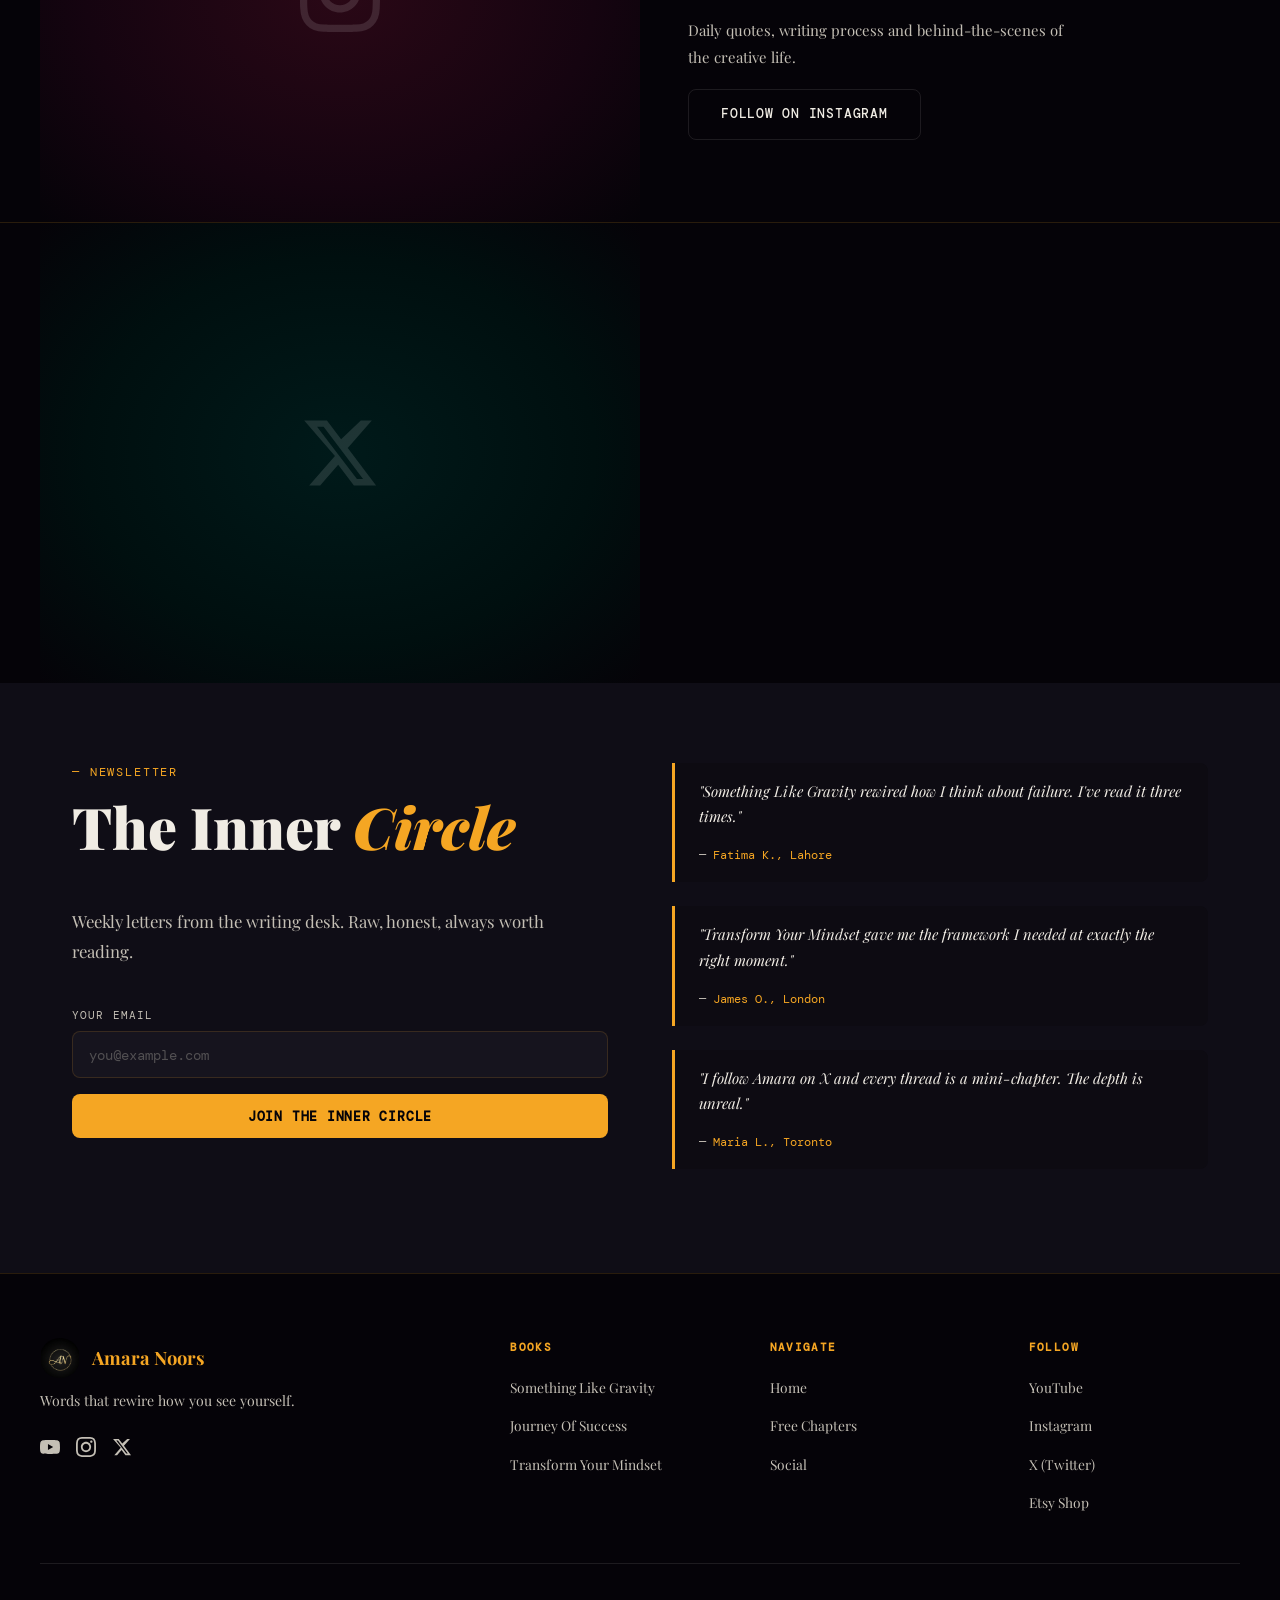
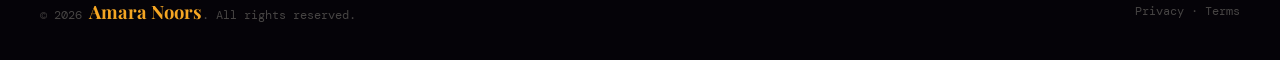
<file: social.html>
<!DOCTYPE html>
<html lang="en">
<head>
  <meta charset="UTF-8" />
  <meta name="viewport" content="width=device-width, initial-scale=1.0" />
  <title>Follow Amara Noors — 141K Readers Online</title>
  <meta name="description" content="Follow Amara Noors on YouTube (48K), Instagram (31K) and X (62K). 141K+ followers across all platforms. Join the conversation between the books." />
  <link rel="canonical" href="https://amaranoors.github.io/social.html" />
  <meta property="og:title"  content="Follow Amara Noors — 141K Online" />
  <meta property="og:description" content="Join Amara Noors on YouTube, Instagram and X." />
  <meta property="og:url"   content="https://amaranoors.github.io/social.html" />
  <meta property="og:image" content="https://amaranoors.github.io/img/AN.png" />
  <meta name="twitter:card" content="summary_large_image" />
  <meta name="geo.region"    content="PK" />
  <meta name="geo.placename" content="Lahore" />
  <link rel="preconnect" href="https://fonts.googleapis.com" />
  <link rel="preconnect" href="https://fonts.gstatic.com" crossorigin />
  <link href="https://fonts.googleapis.com/css2?family=Playfair+Display:ital,wght@0,400;0,700;0,900;1,400;1,700&family=DM+Mono:wght@300;400;500&display=swap" rel="stylesheet" />
  <link rel="stylesheet" href="css/style.css" />
  <script type="application/ld+json">
  {"@context":"https://schema.org","@type":"ProfilePage","mainEntity":{
    "@type":"Person","name":"Amara Noors","url":"https://amaranoors.github.io/",
    "sameAs":["https://youtube.com/@amaranoors","https://instagram.com/amaranoors","https://x.com/amaranoors"]
  }}
  </script>
</head>
<body class="page-social">
  <a href="#main-content" class="skip-link">Skip to main content</a>

  <div id="page-loader" aria-hidden="true" role="progressbar">
    <div class="loader-inner">
      <img class="loader-logo-img" src="img/AN.png" alt="" width="72" height="72" />
      <div class="loader-bar"><div class="loader-fill"></div></div>
    </div>
  </div>

  <div id="cursor-dot"  aria-hidden="true"></div>
  <div id="cursor-ring" aria-hidden="true"></div>

  <nav id="main-nav" role="navigation" aria-label="Main navigation">
    <div class="nav-inner">
      <a href="index.html" class="nav-logo" aria-label="Amara Noors home">
        <img class="nav-logo-img" src="img/AN.png" alt="Amara Noors logo" width="48" height="48" loading="eager" />
        <span class="logo-name">Amara Noors</span>
      </a>
      <ul class="nav-links" role="list">
        <li><a href="index.html#books" class="nav-link">Books</a></li>
        <li><a href="chapters.html"    class="nav-link">Free Chapters</a></li>
        <li><a href="social.html"      class="nav-link active">Social</a></li>
        <li><a href="index.html#contact" class="nav-link btn-amber nav-cta">Free Chapter</a></li>
      </ul>
      <button id="hamburger" class="hamburger" aria-label="Open menu" aria-expanded="false" aria-controls="mobile-drawer">
        <span></span><span></span><span></span>
      </button>
    </div>
  </nav>

  <div id="mobile-drawer" class="mobile-drawer" role="dialog" aria-modal="true" aria-label="Navigation">
    <button id="drawer-close" aria-label="Close menu">✕</button>
    <div class="drawer-logo">
      <img class="nav-logo-img" src="img/AN.png" alt="" width="52" height="52" />
    </div>
    <ul role="list">
      <li><a href="index.html#books">Books</a></li>
      <li><a href="chapters.html">Free Chapters</a></li>
      <li><a href="social.html">Social</a></li>
      <li><a href="index.html#contact" class="btn-amber">Free Chapter</a></li>
    </ul>
  </div>
  <div id="drawer-overlay" class="drawer-overlay" aria-hidden="true"></div>

  <main id="main-content">

    <!-- HERO -->
    <section class="soc-hero" aria-labelledby="soc-hero-heading">
      <div class="soc-watermark" aria-hidden="true">141K</div>
      <div class="soc-hero-inner">
        <p class="hero-eyebrow fade-up" style="animation-delay:.1s">Community</p>
        <h1 id="soc-hero-heading" class="hero-h1 fade-up" style="animation-delay:.25s">
          Follow the Story <em>Between the Books</em>
        </h1>
        <p class="hero-sub fade-up" style="animation-delay:.4s">141,000+ readers follow the journey across YouTube, Instagram and X. The story never stops.</p>
        <div class="soc-hero-platforms fade-up" style="animation-delay:.55s">
          <span>📺 <span class="yt-subscribers">48K</span> YouTube</span>
          <span>📸 <span class="ig-followers">31K</span> Instagram</span>
          <span>✦ <span class="x-followers">62K</span> X</span>
        </div>
      </div>
    </section>

    <!-- YOUTUBE BLOCK -->
    <section class="soc-platform soc-yt-block" aria-labelledby="yt-heading">
      <div class="soc-platform-inner">
        <div class="soc-platform-visual soc-yt-bg" aria-hidden="true">
          <svg viewBox="0 0 24 24" width="80" height="80" fill="rgba(255,255,255,0.12)"><path d="M23.498 6.186a3.016 3.016 0 00-2.122-2.136C19.505 3.545 12 3.545 12 3.545s-7.505 0-9.377.505A3.017 3.017 0 00.502 6.186C0 8.07 0 12 0 12s0 3.93.502 5.814a3.016 3.016 0 002.122 2.136c1.871.505 9.376.505 9.376.505s7.505 0 9.377-.505a3.015 3.015 0 002.122-2.136C24 15.93 24 12 24 12s0-3.93-.502-5.814zM9.545 15.568V8.432L15.818 12l-6.273 3.568z"/></svg>
        </div>
        <div class="soc-platform-info">
          <span class="soc-platform-label">YouTube</span>
          <div class="soc-handle yt-handle">@amaranoors</div>
          <div class="soc-stats-row" role="list">
            <div class="soc-stat" role="listitem"><span class="soc-stat-num yt-subscribers">48K</span><span class="soc-stat-lbl">Subscribers</span></div>
            <div class="soc-stat" role="listitem"><span class="soc-stat-num yt-videos">120</span><span class="soc-stat-lbl">Videos</span></div>
            <div class="soc-stat" role="listitem"><span class="soc-stat-num yt-views">2.4M</span><span class="soc-stat-lbl">Views</span></div>
          </div>
          <p class="soc-platform-desc yt-description">Deep-dives into the philosophy behind the books. New video every week.</p>
          <a href="https://youtube.com/@amaranoors" class="btn-ghost soc-follow-btn soc-follow-yt yt-url"
             target="_blank" rel="noopener noreferrer">Subscribe on YouTube</a>
        </div>
      </div>
    </section>

    <!-- INSTAGRAM BLOCK -->
    <section class="soc-platform soc-ig-block" aria-labelledby="ig-heading">
      <div class="soc-platform-inner soc-platform-reverse">
        <div class="soc-platform-info">
          <span class="soc-platform-label">Instagram</span>
          <div class="soc-handle ig-handle">@amaranoors</div>
          <div class="soc-stats-row" role="list">
            <div class="soc-stat" role="listitem"><span class="soc-stat-num ig-followers">31K</span><span class="soc-stat-lbl">Followers</span></div>
            <div class="soc-stat" role="listitem"><span class="soc-stat-num ig-posts">890</span><span class="soc-stat-lbl">Posts</span></div>
            <div class="soc-stat" role="listitem"><span class="soc-stat-num ig-engagement">4.2%</span><span class="soc-stat-lbl">Engagement</span></div>
          </div>
          <p class="soc-platform-desc ig-description">Daily quotes, writing process and behind-the-scenes of the creative life.</p>
          <a href="https://instagram.com/amaranoors" class="btn-ghost soc-follow-btn soc-follow-ig ig-url"
             target="_blank" rel="noopener noreferrer">Follow on Instagram</a>
        </div>
        <div class="soc-platform-visual soc-ig-bg" aria-hidden="true">
          <svg viewBox="0 0 24 24" width="80" height="80" fill="rgba(255,255,255,0.12)"><path d="M12 2.163c3.204 0 3.584.012 4.85.07 3.252.148 4.771 1.691 4.919 4.919.058 1.265.069 1.645.069 4.849 0 3.205-.012 3.584-.069 4.849-.149 3.225-1.664 4.771-4.919 4.919-1.266.058-1.644.07-4.85.07-3.204 0-3.584-.012-4.849-.07-3.26-.149-4.771-1.699-4.919-4.92-.058-1.265-.07-1.644-.07-4.849 0-3.204.013-3.583.07-4.849.149-3.227 1.664-4.771 4.919-4.919 1.266-.057 1.645-.069 4.849-.069zm0-2.163c-3.259 0-3.667.014-4.947.072-4.358.2-6.78 2.618-6.98 6.98-.059 1.281-.073 1.689-.073 4.948 0 3.259.014 3.668.072 4.948.2 4.358 2.618 6.78 6.98 6.98 1.281.058 1.689.072 4.948.072 3.259 0 3.668-.014 4.948-.072 4.354-.2 6.782-2.618 6.979-6.98.059-1.28.073-1.689.073-4.948 0-3.259-.014-3.667-.072-4.947-.196-4.354-2.617-6.78-6.979-6.98-1.281-.059-1.69-.073-4.949-.073zm0 5.838c-3.403 0-6.162 2.759-6.162 6.162s2.759 6.163 6.162 6.163 6.162-2.759 6.162-6.163c0-3.403-2.759-6.162-6.162-6.162zm0 10.162c-2.209 0-4-1.79-4-4 0-2.209 1.791-4 4-4s4 1.791 4 4c0 2.21-1.791 4-4 4zm6.406-11.845c-.796 0-1.441.645-1.441 1.44s.645 1.44 1.441 1.44c.795 0 1.439-.645 1.439-1.44s-.644-1.44-1.439-1.44z"/></svg>
        </div>
      </div>
    </section>

    <!-- X BLOCK -->
    <section class="soc-platform soc-x-block" aria-labelledby="x-heading">
      <div class="soc-platform-inner">
        <div class="soc-platform-visual soc-x-bg" aria-hidden="true">
          <svg viewBox="0 0 24 24" width="80" height="80" fill="rgba(255,255,255,0.12)"><path d="M18.244 2.25h3.308l-7.227 8.26 8.502 11.24H16.17l-4.714-6.231-5.401 6.231H2.746l7.73-8.835L1.254 2.25H8.08l4.259 5.629 5.905-5.629zm-1.161 17.52h1.833L7.084 4.126H5.117z"/></svg>
        </div>
      </div>
    </section>

    <!-- COMMUNITY -->
    <section class="soc-community" aria-labelledby="community-heading">
      <div class="section-inner soc-community-inner">
        <div class="soc-newsletter">
          <p class="section-label">— Newsletter</p>
          <h2 id="community-heading" class="section-h2">The Inner <em>Circle</em></h2>
          <p class="hero-sub">Weekly letters from the writing desk. Raw, honest, always worth reading.</p>
          <form class="js-email-form email-form" action="https://formspree.io/f/xjgedred"
                method="POST" novalidate aria-label="Newsletter signup">
            <input type="hidden" name="source" value="social-newsletter-form" />
            <div class="form-group">
              <label for="email-soc" class="form-label">Your Email</label>
              <input type="email" id="email-soc" name="email" class="form-input"
                     placeholder="you@example.com" required autocomplete="email" />
            </div>
            <button type="submit" class="btn-amber">Join the Inner Circle</button>
            <div class="form-success" hidden aria-live="polite"><span>✓ Welcome! First letter coming soon.</span></div>
          </form>
        </div>
        <aside class="soc-quotes" aria-label="Reader testimonials">
          <blockquote class="reader-quote">
            <p>"Something Like Gravity rewired how I think about failure. I've read it three times."</p>
            <cite>— <span>Fatima K., Lahore</span></cite>
          </blockquote>
          <blockquote class="reader-quote">
            <p>"Transform Your Mindset gave me the framework I needed at exactly the right moment."</p>
            <cite>— <span>James O., London</span></cite>
          </blockquote>
          <blockquote class="reader-quote">
            <p>"I follow Amara on X and every thread is a mini-chapter. The depth is unreal."</p>
            <cite>— <span>Maria L., Toronto</span></cite>
          </blockquote>
        </aside>
      </div>
    </section>

    <!-- FOOTER -->
    <footer class="site-footer" role="contentinfo">
      <div class="footer-grid">
        <div class="footer-brand">
          <a href="index.html" class="footer-logo-link" aria-label="Amara Noors home">
            <img class="footer-logo-img" src="img/AN.png" alt="Amara Noors" width="40" height="40" loading="lazy" />
            <span class="footer-author-name">Amara Noors</span>
          </a>
          <p class="footer-tagline footer-tagline-text">Words that rewire how you see yourself.</p>
          <div class="footer-socials">
            <a href="https://youtube.com/@amaranoors"  class="yt-url"  target="_blank" rel="noopener" aria-label="YouTube"><svg viewBox="0 0 24 24" width="20" height="20" fill="currentColor"><path d="M23.498 6.186a3.016 3.016 0 00-2.122-2.136C19.505 3.545 12 3.545 12 3.545s-7.505 0-9.377.505A3.017 3.017 0 00.502 6.186C0 8.07 0 12 0 12s0 3.93.502 5.814a3.016 3.016 0 002.122 2.136c1.871.505 9.376.505 9.376.505s7.505 0 9.377-.505a3.015 3.015 0 002.122-2.136C24 15.93 24 12 24 12s0-3.93-.502-5.814zM9.545 15.568V8.432L15.818 12l-6.273 3.568z"/></svg></a>
            <a href="https://instagram.com/amaranoors" class="ig-url"  target="_blank" rel="noopener" aria-label="Instagram"><svg viewBox="0 0 24 24" width="20" height="20" fill="currentColor"><path d="M12 2.163c3.204 0 3.584.012 4.85.07 3.252.148 4.771 1.691 4.919 4.919.058 1.265.069 1.645.069 4.849 0 3.205-.012 3.584-.069 4.849-.149 3.225-1.664 4.771-4.919 4.919-1.266.058-1.644.07-4.85.07-3.204 0-3.584-.012-4.849-.07-3.26-.149-4.771-1.699-4.919-4.92-.058-1.265-.07-1.644-.07-4.849 0-3.204.013-3.583.07-4.849.149-3.227 1.664-4.771 4.919-4.919 1.266-.057 1.645-.069 4.849-.069zm0-2.163c-3.259 0-3.667.014-4.947.072-4.358.2-6.78 2.618-6.98 6.98-.059 1.281-.073 1.689-.073 4.948 0 3.259.014 3.668.072 4.948.2 4.358 2.618 6.78 6.98 6.98 1.281.058 1.689.072 4.948.072 3.259 0 3.668-.014 4.948-.072 4.354-.2 6.782-2.618 6.979-6.98.059-1.28.073-1.689.073-4.948 0-3.259-.014-3.667-.072-4.947-.196-4.354-2.617-6.78-6.979-6.98-1.281-.059-1.69-.073-4.949-.073zm0 5.838c-3.403 0-6.162 2.759-6.162 6.162s2.759 6.163 6.162 6.163 6.162-2.759 6.162-6.163c0-3.403-2.759-6.162-6.162-6.162zm0 10.162c-2.209 0-4-1.79-4-4 0-2.209 1.791-4 4-4s4 1.791 4 4c0 2.21-1.791 4-4 4zm6.406-11.845c-.796 0-1.441.645-1.441 1.44s.645 1.44 1.441 1.44c.795 0 1.439-.645 1.439-1.44s-.644-1.44-1.439-1.44z"/></svg></a>
            <a href="https://x.com/amaranoors"         class="x-url"   target="_blank" rel="noopener" aria-label="X"><svg viewBox="0 0 24 24" width="20" height="20" fill="currentColor"><path d="M18.244 2.25h3.308l-7.227 8.26 8.502 11.24H16.17l-4.714-6.231-5.401 6.231H2.746l7.73-8.835L1.254 2.25H8.08l4.259 5.629 5.905-5.629zm-1.161 17.52h1.833L7.084 4.126H5.117z"/></svg></a>
          </div>
        </div>
        <nav class="footer-col" aria-label="Books">
          <h4 class="footer-col-title">Books</h4>
          <ul role="list">
            <li><a href="https://www.etsy.com/listing/4464987485/something-like-gravity-ya-romance-book" target="_blank" rel="noopener">Something Like Gravity</a></li>
            <li><a href="https://www.etsy.com/listing/4439712782/journey-success-ebook-self-development"  target="_blank" rel="noopener">Journey Of Success</a></li>
            <li><a href="https://www.etsy.com/listing/4439740937/transform-your-mindset-digital-guide"   target="_blank" rel="noopener">Transform Your Mindset</a></li>
          </ul>
        </nav>
        <nav class="footer-col" aria-label="Navigate">
          <h4 class="footer-col-title">Navigate</h4>
          <ul role="list">
            <li><a href="index.html">Home</a></li>
            <li><a href="chapters.html">Free Chapters</a></li>
            <li><a href="social.html">Social</a></li>
          </ul>
        </nav>
        <div class="footer-col">
          <h4 class="footer-col-title">Follow</h4>
          <ul role="list">
            <li><a href="https://youtube.com/@amaranoors"  class="yt-url"  target="_blank" rel="noopener">YouTube</a></li>
            <li><a href="https://instagram.com/amaranoors" class="ig-url"  target="_blank" rel="noopener">Instagram</a></li>
            <li><a href="https://x.com/amaranoors"         class="x-url"   target="_blank" rel="noopener">X (Twitter)</a></li>
            <li><a href="https://www.etsy.com/shop/amaranoors" target="_blank" rel="noopener">Etsy Shop</a></li>
          </ul>
        </div>
      </div>
      <div class="footer-bottom">
        <span>© <span class="footer-year"></span> <span class="footer-author-name">Amara Noors</span>. All rights reserved.</span>
        <span class="footer-legal"><a href="#">Privacy</a> · <a href="#">Terms</a></span>
      </div>
    </footer>

  </main>

  <div id="app-toast" role="alert" aria-live="assertive" aria-atomic="true"></div>
  <script src="js/main.js"></script>
</body>
</html>
</file>
<file: css/style.css>
/* ============================================================
   AMARA NOORS — style.css
   Dark Luxury: Ink Black + Amber Gold + Cream
   ============================================================ */

/* SECTION: CSS VARIABLES */
:root {
  --ink:        #050308;
  --ink-2:      #0d0b12;
  --ink-3:      #16141e;
  --panel:      #0f0d16;
  --amber:      #f5a623;
  --amber-dim:  #c4831a;
  --rose:       #e05a7a;
  --cream:      #f0ece4;
  --cream-dim:  #c4bfb5;
  --border:     rgba(245,166,35,0.15);
  --border-2:   rgba(240,236,228,0.1);
  --mist:       rgba(240,236,228,0.05);
  --ff-display: 'Playfair Display', Georgia, serif;
  --ff-body:    'Playfair Display', Georgia, serif;
  --ff-sans:    'DM Mono', 'Courier New', monospace;
  --nav-h:      72px;
  --scarcity-h: 42px;
  --radius:     8px;
  --radius-lg:  16px;
  --trans:      0.28s ease;
}

/* SECTION: RESET */
*, *::before, *::after { box-sizing: border-box; margin: 0; padding: 0; }
html { scroll-behavior: smooth; font-size: 16px; }
body {
  background: var(--ink);
  color: var(--cream);
  font-family: var(--ff-body);
  line-height: 1.7;
  overflow-x: hidden;
  cursor: none;
}
@media (max-width: 768px) { body { cursor: auto; } }
::selection { background: var(--amber); color: var(--ink); }
a  { color: inherit; text-decoration: none; transition: color var(--trans); }
ul { list-style: none; }
img { max-width: 100%; height: auto; display: block; }
button { cursor: none; border: none; background: none; font-family: inherit; }
@media (max-width: 768px) { button { cursor: pointer; } }

/* SECTION: SKIP LINK */
.skip-link {
  position: absolute; top: -100%; left: 1rem;
  background: var(--amber); color: var(--ink);
  padding: .5rem 1rem; border-radius: var(--radius);
  font-family: var(--ff-sans); font-size: .85rem;
  z-index: 99999; transition: top .2s;
}
.skip-link:focus { top: 1rem; }

/* SECTION: PAGE LOADER */
#page-loader {
  position: fixed; inset: 0; z-index: 9000;
  background: var(--ink);
  display: flex; align-items: center; justify-content: center;
  transition: opacity .5s ease, visibility .5s ease;
}
#page-loader.hidden { opacity: 0; visibility: hidden; pointer-events: none; }
.loader-inner { text-align: center; }
.loader-logo-img {
  width: 72px; height: 72px; object-fit: contain;
  margin: 0 auto 1.5rem;
  animation: loader-pulse 1.4s ease-in-out infinite;
  border-radius: 50%;
}
.loader-bar {
  width: 200px; height: 2px;
  background: var(--mist); border-radius: 2px; overflow: hidden;
  margin: 0 auto;
}
.loader-fill {
  height: 100%; background: var(--amber);
  animation: loader-fill-anim 1.8s ease-in-out forwards;
}

/* SECTION: CUSTOM CURSOR */
#cursor-dot, #cursor-ring {
  position: fixed; top: 0; left: 0;
  pointer-events: none; z-index: 9999;
  border-radius: 50%; mix-blend-mode: screen;
  transform: translate(-50%, -50%);
}
#cursor-dot  { width: 6px; height: 6px; background: var(--amber); }
#cursor-ring { width: 32px; height: 32px; border: 1.5px solid var(--amber); opacity: .6; transition: width .18s, height .18s; }
@media (max-width: 768px) { #cursor-dot, #cursor-ring { display: none; } }

/* SECTION: SCARCITY BAR */
#scarcity-bar {
  position: fixed; top: 0; left: 0; right: 0;
  z-index: 8000; height: var(--scarcity-h);
  background: linear-gradient(90deg, #1a0f00, #2d1800, #1a0f00);
  border-bottom: 1px solid var(--border);
  display: flex; align-items: center; justify-content: center;
  gap: 1rem; padding: 0 1rem;
  font-family: var(--ff-sans); font-size: .75rem; color: var(--cream-dim);
  transition: transform .3s;
}
#scarcity-bar.hidden { transform: translateY(-100%); }
#scarcity-bar strong, #countdown-display { color: var(--amber); }
#scarcity-close {
  font-size: .9rem; color: var(--cream-dim); opacity: .5;
  cursor: pointer; transition: opacity .2s; flex-shrink: 0;
}
#scarcity-close:hover { opacity: 1; }

/* SECTION: NAVIGATION */
#main-nav {
  position: fixed;
  top: var(--scarcity-h);
  left: 0; right: 0; z-index: 7000;
  height: var(--nav-h);
  transition: background .3s, box-shadow .3s;
}
#main-nav.solid {
  background: rgba(5,3,8,.94);
  backdrop-filter: blur(16px);
  -webkit-backdrop-filter: blur(16px);
  box-shadow: 0 1px 0 var(--border);
}
.nav-inner {
  max-width: 1200px; margin: 0 auto;
  height: 100%; display: flex; align-items: center;
  justify-content: space-between; padding: 0 2rem;
}
.nav-logo {
  display: flex; align-items: center; gap: .7rem; flex-shrink: 0;
}
.nav-logo-img {
  width: 48px; height: 48px; object-fit: contain; border-radius: 50%;
}
.logo-name {
  font-family: var(--ff-display);
  font-size: 1.1rem; font-weight: 700; color: var(--cream);
  letter-spacing: .02em;
}
.nav-links { display: flex; align-items: center; gap: 2rem; }
.nav-link {
  font-family: var(--ff-sans); font-size: .8rem;
  color: var(--cream-dim); letter-spacing: .06em;
  text-transform: uppercase; transition: color var(--trans);
}
.nav-link:hover, .nav-link.active { color: var(--amber); }
.nav-cta { padding: .6rem 1.4rem; }

/* SECTION: HAMBURGER */
.hamburger { display: none; flex-direction: column; gap: 5px; width: 28px; padding: 4px; cursor: pointer; }
.hamburger span { display: block; height: 2px; background: var(--cream); border-radius: 2px; transition: transform .3s, opacity .3s; }
@media (max-width: 768px) { .hamburger { display: flex; } .nav-links { display: none; } }

/* SECTION: MOBILE DRAWER */
.mobile-drawer {
  position: fixed; top: 0; right: -100%;
  width: min(320px, 88vw); height: 100%;
  z-index: 8500; background: var(--ink-2);
  border-left: 1px solid var(--border);
  padding: 1.5rem 2rem 2rem;
  transition: right .35s cubic-bezier(.77,0,.175,1);
  display: flex; flex-direction: column; gap: 0;
}
.mobile-drawer.open { right: 0; }
.drawer-logo { display: flex; justify-content: center; margin-bottom: 2rem; padding-top: 2rem; }
.drawer-logo img { width: 56px; height: 56px; object-fit: contain; border-radius: 50%; }
.mobile-drawer ul { display: flex; flex-direction: column; gap: 1.5rem; }
.mobile-drawer a {
  font-family: var(--ff-sans); font-size: .95rem;
  color: var(--cream); letter-spacing: .04em;
  text-transform: uppercase; display: block; transition: color .2s;
}
.mobile-drawer a:hover { color: var(--amber); }
#drawer-close {
  position: absolute; top: 1.5rem; right: 1.5rem;
  font-size: 1.2rem; color: var(--cream-dim);
  cursor: pointer; transition: color .2s;
}
#drawer-close:hover { color: var(--amber); }
.drawer-overlay {
  position: fixed; inset: 0; z-index: 8400;
  background: rgba(5,3,8,.7); opacity: 0; visibility: hidden;
  transition: opacity .35s, visibility .35s;
  backdrop-filter: blur(4px);
}
.drawer-overlay.active { opacity: 1; visibility: visible; }

/* SECTION: BUTTONS */
.btn-amber, .btn-outline, .btn-ghost {
  display: inline-flex; align-items: center; justify-content: center;
  gap: .5rem; padding: .85rem 2rem;
  border-radius: var(--radius);
  font-family: var(--ff-sans); font-size: .8rem;
  font-weight: 500; letter-spacing: .06em; text-transform: uppercase;
  transition: all var(--trans); position: relative; overflow: hidden;
  cursor: none; white-space: nowrap;
}
@media (max-width: 768px) { .btn-amber, .btn-outline, .btn-ghost { cursor: pointer; } }
.btn-amber::after, .btn-outline::after, .btn-ghost::after {
  content: ''; position: absolute; inset: 0;
  background: rgba(255,255,255,.1); opacity: 0; transition: opacity .22s;
}
.btn-amber:hover::after, .btn-outline:hover::after, .btn-ghost:hover::after { opacity: 1; }

.btn-amber  { background: var(--amber); color: var(--ink); font-weight: 700; }
.btn-amber:hover  { background: #e6960f; transform: translateY(-2px); box-shadow: 0 8px 24px rgba(245,166,35,.35); }
.btn-outline { border: 1.5px solid var(--amber); color: var(--amber); }
.btn-outline:hover { background: rgba(245,166,35,.08); transform: translateY(-2px); }
.btn-ghost  { border: 1.5px solid var(--border-2); color: var(--cream); }
.btn-ghost:hover  { border-color: var(--amber); color: var(--amber); transform: translateY(-2px); }
.btn-pulse  { animation: pulse-glow 2.5s ease-in-out infinite; }

/* SECTION: UTILITY */
.section-inner { max-width: 1200px; margin: 0 auto; padding: 5rem 2rem; }
.section-label {
  font-family: var(--ff-sans); font-size: .72rem;
  letter-spacing: .16em; text-transform: uppercase;
  color: var(--amber); margin-bottom: .75rem;
}
.section-h2 {
  font-family: var(--ff-display);
  font-size: clamp(2rem, 5vw, 3.6rem);
  font-weight: 900; line-height: 1.1;
  color: var(--cream); margin-bottom: 3rem;
}
.section-h2 em { color: var(--amber); font-style: italic; }

/* SECTION: HERO */
.panel-hero {
  position: relative; min-height: 100vh;
  display: flex; align-items: center;
  padding-top: calc(var(--nav-h) + var(--scarcity-h) + 2rem);
  overflow: hidden;
}
.hero-bg {
  position: absolute; inset: 0;
  background:
    radial-gradient(ellipse 75% 65% at 72% 50%, rgba(245,166,35,.07) 0%, transparent 60%),
    radial-gradient(ellipse 50% 80% at 15% 85%, rgba(90,50,160,.1) 0%, transparent 60%),
    var(--ink);
}
.hero-noise {
  position: absolute; inset: 0; pointer-events: none;
  background-image: url("data:image/svg+xml,%3Csvg xmlns='http://www.w3.org/2000/svg' viewBox='0 0 200 200'%3E%3Cfilter id='n'%3E%3CfeTurbulence type='fractalNoise' baseFrequency='0.85' numOctaves='4' stitchTiles='stitch'/%3E%3C/filter%3E%3Crect width='100%25' height='100%25' filter='url(%23n)' opacity='0.025'/%3E%3C/svg%3E");
  opacity: .6;
}
.hero-content {
  position: relative; z-index: 1;
  max-width: 1200px; margin: 0 auto;
  padding: 0 2rem; width: 100%;
}
.hero-eyebrow {
  font-family: var(--ff-sans); font-size: .75rem;
  letter-spacing: .2em; text-transform: uppercase;
  color: var(--amber); margin-bottom: 1.5rem;
}
.hero-h1 {
  font-family: var(--ff-display);
  font-size: clamp(2.8rem, 7vw, 5.8rem);
  font-weight: 900; line-height: 1.05;
  color: var(--cream); margin-bottom: 1.5rem;
}
.hero-h1 em { color: var(--amber); font-style: italic; }
.hero-sub {
  font-size: 1.05rem; color: var(--cream-dim);
  max-width: 500px; margin-bottom: 2.5rem; line-height: 1.8;
}
.hero-ctas { display: flex; gap: 1rem; flex-wrap: wrap; margin-bottom: 3.5rem; }
.hero-stats { display: flex; align-items: center; gap: 2rem; flex-wrap: wrap; }
.stat { display: flex; flex-direction: column; gap: .2rem; }
.stat-num  { font-family: var(--ff-display); font-size: 2rem; font-weight: 700; color: var(--amber); line-height: 1; }
.stat-label { font-family: var(--ff-sans); font-size: .7rem; letter-spacing: .1em; color: var(--cream-dim); text-transform: uppercase; }
.stat-divider { width: 1px; height: 38px; background: var(--border-2); }

.hero-book-float {
  position: absolute; right: 8%; top: 50%; transform: translateY(-50%); z-index: 1;
}
@media (max-width: 900px) { .hero-book-float { display: none; } }

.scroll-hint { position: absolute; bottom: 2rem; left: 50%; transform: translateX(-50%); z-index: 1; }
.scroll-arrow {
  display: block; width: 22px; height: 22px;
  border-right: 2px solid var(--amber); border-bottom: 2px solid var(--amber);
  transform: rotate(45deg);
  animation: scroll-bounce 1.7s ease-in-out infinite;
}

/* SECTION: BOOKS GRID */
.panel-books { background: var(--panel); }
.books-grid {
  display: grid;
  grid-template-columns: repeat(auto-fill, minmax(280px, 1fr));
  gap: 1.75rem;
}

/* Book Card */
.book-card {
  background: var(--ink-2); border: 1px solid var(--border);
  border-radius: var(--radius-lg); padding: 1.5rem;
  opacity: 0; transform: translateY(32px);
  transition: opacity .6s ease, transform .6s ease, border-color .3s, box-shadow .3s;
}
.book-card.revealed { opacity: 1; transform: translateY(0); }
.book-card:hover { border-color: rgba(245,166,35,.45); box-shadow: 0 12px 40px rgba(0,0,0,.4); }

.book-cover-wrap {
  margin-bottom: 1.25rem; border-radius: var(--radius);
  overflow: hidden; transform-style: preserve-3d;
  transition: transform .12s ease; will-change: transform;
}
.book-cover-img { width: 100%; height: 240px; object-fit: cover; display: block; }

.genre-tag {
  display: inline-block;
  font-family: var(--ff-sans); font-size: .66rem;
  letter-spacing: .1em; text-transform: uppercase;
  color: var(--amber); border: 1px solid var(--border);
  padding: .22rem .65rem; border-radius: 20px; margin-bottom: .5rem;
}
.book-tag {
  display: inline-block;
  font-family: var(--ff-sans); font-size: .64rem;
  letter-spacing: .08em; text-transform: uppercase;
  color: var(--ink); background: var(--amber);
  padding: .22rem .65rem; border-radius: 20px;
  margin-bottom: .5rem; margin-left: .4rem; font-weight: 700;
}
.book-title {
  font-family: var(--ff-display); font-size: 1.25rem;
  font-weight: 700; color: var(--cream);
  margin-bottom: .6rem; line-height: 1.3;
}
.book-desc {
  font-size: .9rem; color: var(--cream-dim);
  margin-bottom: 1.25rem; line-height: 1.7;
  display: -webkit-box; -webkit-line-clamp: 2;
  -webkit-box-orient: vertical; overflow: hidden;
}
.book-footer { display: flex; align-items: center; justify-content: space-between; gap: 1rem; flex-wrap: wrap; }
.book-prices { display: flex; align-items: center; gap: .5rem; }
.book-price { font-family: var(--ff-sans); font-size: 1.1rem; font-weight: 500; color: var(--amber); }
.book-actions { display: flex; align-items: center; gap: .6rem; flex-wrap: wrap; }
.book-preview-link {
  font-family: var(--ff-sans); font-size: .7rem;
  color: var(--cream-dim); letter-spacing: .05em;
  text-transform: uppercase; border-bottom: 1px solid var(--border-2);
  transition: color .2s, border-color .2s; white-space: nowrap;
}
.book-preview-link:hover { color: var(--amber); border-color: var(--amber); }
.btn-buy { padding: .65rem 1.4rem; font-size: .76rem; }

/* Bundle card */
.bundle-card { grid-column: 1 / -1; border-color: rgba(245,166,35,.3); background: linear-gradient(135deg, var(--ink-2), #180f28); }
.bundle-inner { display: flex; gap: 2.5rem; align-items: center; flex-wrap: wrap; }
.bundle-covers { display: flex; }
.bundle-covers img { border-radius: var(--radius); margin-left: -12px; box-shadow: 0 8px 24px rgba(0,0,0,.5); transition: transform .3s; }
.bundle-covers img:first-child { margin-left: 0; }
.bundle-covers:hover img:nth-child(2) { transform: rotate(5deg) translateY(-8px); }
.bundle-covers:hover img:nth-child(3) { transform: rotate(10deg) translateY(-16px); }
.bundle-info { flex: 1; min-width: 260px; }
.bundle-title { font-family: var(--ff-display); font-size: 1.75rem; font-weight: 900; color: var(--cream); margin: .5rem 0 .75rem; line-height: 1.2; }
.bundle-desc { font-size: .92rem; color: var(--cream-dim); margin-bottom: 1.5rem; }
.bundle-price { display: flex; align-items: center; gap: 1rem; margin-bottom: 1.5rem; }
.price-old { font-family: var(--ff-sans); font-size: .95rem; color: var(--cream-dim); text-decoration: line-through; }
.price-new { font-family: var(--ff-display); font-size: 1.8rem; font-weight: 700; color: var(--amber); }

/* SECTION: CHAPTERS PANEL */
.panel-chapters { background: var(--ink); }
.chapters-inner { display: grid; grid-template-columns: 1fr 1fr; gap: 4rem; align-items: start; }
@media (max-width: 768px) { .chapters-inner { grid-template-columns: 1fr; gap: 2.5rem; } }

#pdf-tabs-wrap { display: flex; gap: .5rem; margin-bottom: 1.25rem; flex-wrap: wrap; }
.pdf-tab {
  font-family: var(--ff-sans); font-size: .73rem; letter-spacing: .08em;
  text-transform: uppercase; padding: .5rem 1.2rem;
  border-radius: 20px; border: 1px solid var(--border);
  color: var(--cream-dim); background: transparent; transition: all .25s; cursor: pointer;
}
.pdf-tab:hover, .pdf-tab.active { background: var(--amber); color: var(--ink); border-color: var(--amber); font-weight: 700; }
#pdf-embed { border: 1px solid var(--border); border-radius: var(--radius); background: var(--ink-3); }

.email-box { background: var(--ink-2); border: 1px solid var(--border); border-radius: var(--radius-lg); padding: 2rem; }
.email-box-title { font-family: var(--ff-display); font-size: 1.55rem; font-weight: 700; color: var(--cream); margin-bottom: .4rem; }
.email-box-sub { font-size: .9rem; color: var(--cream-dim); margin-bottom: 1.5rem; }

/* Forms */
.email-form { display: flex; flex-direction: column; gap: 1rem; }
.email-form-inline { flex-direction: row; flex-wrap: wrap; gap: .75rem; align-items: flex-start; }
.email-form-inline .form-input { flex: 1; min-width: 200px; }
.form-group { display: flex; flex-direction: column; gap: .35rem; }
.form-label { font-family: var(--ff-sans); font-size: .7rem; letter-spacing: .1em; text-transform: uppercase; color: var(--cream-dim); }
.form-input {
  background: var(--ink-3); border: 1px solid var(--border);
  border-radius: var(--radius); padding: .85rem 1rem;
  color: var(--cream); font-family: var(--ff-sans); font-size: .88rem;
  outline: none; transition: border-color .2s, box-shadow .2s; width: 100%;
}
.form-input::placeholder { color: rgba(196,191,181,.35); }
.form-input:focus { border-color: var(--amber); box-shadow: 0 0 0 3px rgba(245,166,35,.14); }
.form-submit { width: 100%; }
.form-success {
  background: rgba(245,166,35,.1); border: 1px solid var(--border);
  border-radius: var(--radius); padding: .9rem 1rem;
  color: var(--amber); font-family: var(--ff-sans); font-size: .82rem; text-align: center;
}
.benefits-list { margin-top: 1.5rem; display: flex; flex-direction: column; gap: .8rem; }
.benefit-item {
  font-size: .88rem; color: var(--cream-dim);
  opacity: 0; transform: translateY(14px);
  transition: opacity .5s ease, transform .5s ease;
}
.benefit-item.revealed { opacity: 1; transform: translateY(0); }

/* SECTION: SOCIAL PANEL */
.panel-social { background: var(--panel); }
.social-cards { display: grid; grid-template-columns: repeat(auto-fill, minmax(260px,1fr)); gap: 1.5rem; margin-bottom: 2rem; }
.social-card {
  background: var(--ink-2); border: 1px solid var(--border);
  border-radius: var(--radius-lg); padding: 2rem 1.5rem;
  text-align: center;
  opacity: 0; transform: translateY(32px);
  transition: opacity .6s, transform .6s, box-shadow .3s, border-color .3s;
}
.social-card.revealed { opacity: 1; transform: translateY(0); }
.social-yt:hover  { box-shadow: 0 8px 40px rgba(255,0,0,.2);     border-color: rgba(255,0,0,.3); }
.social-ig:hover  { box-shadow: 0 8px 40px rgba(224,90,122,.2);  border-color: rgba(224,90,122,.3); }
.social-x:hover   { box-shadow: 0 8px 40px rgba(0,180,200,.15);  border-color: rgba(0,180,200,.2); }
.social-icon { color: var(--cream-dim); margin-bottom: 1rem; display: flex; justify-content: center; }
.social-handle { font-family: var(--ff-sans); font-size: .78rem; color: var(--amber); letter-spacing: .08em; margin-bottom: .5rem; }
.social-stat-big { font-family: var(--ff-display); font-size: 3rem; font-weight: 900; color: var(--cream); line-height: 1; margin-bottom: .2rem; }
.social-stat-label { font-family: var(--ff-sans); font-size: .7rem; letter-spacing: .1em; text-transform: uppercase; color: var(--cream-dim); margin-bottom: 1rem; }
.social-desc { font-size: .87rem; color: var(--cream-dim); margin-bottom: 1.5rem; line-height: 1.65; }
.social-follow { width: 100%; }
.social-total { text-align: center; font-family: var(--ff-sans); font-size: .78rem; letter-spacing: .1em; color: var(--cream-dim); text-transform: uppercase; }

/* SECTION: FOOTER */
.site-footer { background: var(--ink); border-top: 1px solid var(--border); padding: 4rem 2rem 2rem; }
.footer-grid { max-width: 1200px; margin: 0 auto; display: grid; grid-template-columns: 2fr 1fr 1fr 1fr; gap: 3rem; margin-bottom: 3rem; }
@media (max-width: 900px) { .footer-grid { grid-template-columns: 1fr 1fr; gap: 2rem; } }
@media (max-width: 500px) { .footer-grid { grid-template-columns: 1fr; } }

.footer-logo-link { display: flex; align-items: center; gap: .75rem; margin-bottom: .75rem; }
.footer-logo-img  { width: 40px; height: 40px; object-fit: contain; border-radius: 50%; flex-shrink: 0; }
.footer-author-name { font-family: var(--ff-display); font-size: 1.15rem; font-weight: 700; color: var(--amber); }
.footer-tagline { font-size: .88rem; color: var(--cream-dim); margin-bottom: 1.5rem; line-height: 1.6; max-width: 260px; }
.footer-socials { display: flex; gap: 1rem; }
.footer-socials a { color: var(--cream-dim); transition: color .2s; }
.footer-socials a:hover { color: var(--amber); }
.footer-col-title { font-family: var(--ff-sans); font-size: .7rem; letter-spacing: .12em; text-transform: uppercase; color: var(--amber); margin-bottom: 1rem; }
.footer-col ul { display: flex; flex-direction: column; gap: .7rem; }
.footer-col a { font-size: .86rem; color: var(--cream-dim); transition: color .2s; }
.footer-col a:hover { color: var(--cream); }
.footer-bottom {
  max-width: 1200px; margin: 0 auto;
  padding-top: 2rem; border-top: 1px solid var(--border-2);
  display: flex; justify-content: space-between; align-items: center;
  flex-wrap: wrap; gap: 1rem;
  font-family: var(--ff-sans); font-size: .72rem;
  color: rgba(196,191,181,.35);
}
.footer-legal a { color: rgba(196,191,181,.35); transition: color .2s; }
.footer-legal a:hover { color: var(--cream-dim); }

/* SECTION: CHAPTERS PAGE */
.ch-hero {
  min-height: 100vh; background: var(--ink);
  display: flex; align-items: center;
  padding-top: calc(var(--nav-h) + var(--scarcity-h) + 2rem); overflow: hidden;
}
.ch-hero-inner {
  max-width: 1200px; margin: 0 auto;
  padding: 4rem 2rem; width: 100%;
  display: grid; grid-template-columns: 1fr auto; gap: 4rem; align-items: center;
}
@media (max-width: 768px) { .ch-hero-inner { grid-template-columns: 1fr; } .ch-hero-covers { display: none; } }

.ch-hero-covers { position: relative; height: 290px; width: 230px; flex-shrink: 0; }
.cover-stack { position: absolute; border-radius: var(--radius); box-shadow: 0 16px 48px rgba(0,0,0,.6); }
.cover-1 { left: 0;   top: 0;  z-index: 3; }
.cover-2 { left: 32px; top: 24px; z-index: 2; transform: rotate(4deg); }
.cover-3 { left: 64px; top: 48px; z-index: 1; transform: rotate(8deg); }

.ch-viewer { background: var(--panel); }
#ch-tabs-wrap {
  display: flex; gap: 1rem; margin-bottom: 2rem; flex-wrap: wrap;
}
.ch-tab {
  display: flex; align-items: center; gap: .75rem;
  padding: .75rem 1.25rem; border-radius: var(--radius);
  border: 1px solid var(--border);
  background: var(--ink-2); cursor: pointer; transition: all .25s; text-align: left;
}
.ch-tab:hover    { border-color: var(--amber); }
.ch-tab.active   { border-color: var(--amber); background: rgba(245,166,35,.08); }
.ch-tab img      { border-radius: 4px; flex-shrink: 0; }
.ch-tab-label    { font-family: var(--ff-sans); font-size: .76rem; color: var(--cream); letter-spacing: .04em; }

.ch-pdf-panel    { margin-bottom: 1.5rem; border-radius: var(--radius-lg); overflow: hidden; }
#ch-pdf-embed    { border: 1px solid var(--border); border-radius: var(--radius); background: var(--ink-3); display: block; }
.ch-pdf-actions  { display: flex; align-items: center; gap: 1.25rem; flex-wrap: wrap; }
.ch-pdf-title    { font-family: var(--ff-display); font-size: 1.05rem; font-weight: 700; color: var(--cream); flex: 1; }

.ch-email-strip  { background: var(--ink-2); border-top: 1px solid var(--border); border-bottom: 1px solid var(--border); }
.ch-strip-inner  { display: flex; flex-direction: column; align-items: center; text-align: center; gap: 2rem; padding: 4rem 2rem; }
.strip-title     { font-family: var(--ff-display); font-size: clamp(1.7rem, 4vw, 2.8rem); font-weight: 900; color: var(--cream); line-height: 1.2; }
.strip-title em  { color: var(--amber); font-style: italic; }

.ch-all-books    { background: var(--panel); }
.ch-books-grid   { display: grid; grid-template-columns: repeat(auto-fill, minmax(200px,1fr)); gap: 1.5rem; }
.ch-book-item {
  background: var(--ink-2); border: 1px solid var(--border);
  border-radius: var(--radius); padding: 1.25rem; text-align: center;
  opacity: 0; transform: translateY(24px);
  transition: opacity .5s, transform .5s, border-color .3s;
  display: flex; flex-direction: column; align-items: center; gap: .6rem;
}
.ch-book-item.revealed { opacity: 1; transform: translateY(0); }
.ch-book-item:hover    { border-color: var(--amber); }
.ch-book-item img      { margin: 0 auto; border-radius: 4px; }
.ch-book-item .book-title  { font-size: .95rem; margin-bottom: 0; }
.ch-book-item .btn-amber   { width: 100%; font-size: .7rem; padding: .6rem 1rem; }
.book-price-sm { font-family: var(--ff-sans); font-size: .9rem; color: var(--amber); }

.ch-bundle-cta   { background: linear-gradient(135deg, #150c00, #0d0b12); border-top: 1px solid var(--border); }
.ch-bundle-inner { max-width: 1200px; margin: 0 auto; padding: 5rem 2rem; display: flex; gap: 3rem; align-items: center; flex-wrap: wrap; justify-content: center; }
.bundle-cta-text { max-width: 500px; }
.bundle-cta-text > p { font-size: 1rem; color: var(--cream-dim); margin-bottom: 1.5rem; }
.bundle-cta-covers { display: flex; }
.bundle-cta-covers img { margin-left: -10px; border-radius: var(--radius); box-shadow: 0 8px 24px rgba(0,0,0,.5); }
.bundle-cta-covers img:first-child { margin-left: 0; }

/* Mini footer */
.mini-footer { background: var(--ink); border-top: 1px solid var(--border); padding: 1.75rem 2rem; }
.mini-footer-inner { max-width: 1200px; margin: 0 auto; display: flex; align-items: center; justify-content: space-between; flex-wrap: wrap; gap: 1rem; }
.mini-logo-link    { display: flex; align-items: center; gap: .6rem; }
.mini-footer nav   { display: flex; gap: 1.5rem; flex-wrap: wrap; }
.mini-footer a     { font-family: var(--ff-sans); font-size: .75rem; color: var(--cream-dim); letter-spacing: .06em; text-transform: uppercase; transition: color .2s; }
.mini-footer a:hover { color: var(--amber); }
.footer-copy       { font-family: var(--ff-sans); font-size: .7rem; color: rgba(196,191,181,.35); }

/* SECTION: SOCIAL PAGE */
.soc-hero {
  position: relative; min-height: 100vh;
  display: flex; align-items: center; justify-content: center;
  overflow: hidden; background: var(--ink);
  padding-top: calc(var(--nav-h) + var(--scarcity-h));
}
.soc-watermark {
  position: absolute;
  font-family: var(--ff-display);
  font-size: clamp(18vw, 28vw, 38vw);
  font-weight: 900; color: rgba(245,166,35,.035);
  line-height: 1; pointer-events: none; user-select: none; white-space: nowrap;
}
.soc-hero-inner { position: relative; z-index: 1; text-align: center; max-width: 680px; padding: 4rem 2rem; }
.soc-hero-platforms {
  display: flex; gap: 1.5rem; justify-content: center; flex-wrap: wrap;
  font-family: var(--ff-sans); font-size: .78rem;
  letter-spacing: .06em; color: var(--cream-dim); margin-top: 2rem;
}

/* Platform blocks */
.soc-platform        { border-top: 1px solid var(--border); }
.soc-platform-inner  {
  max-width: 1200px; margin: 0 auto;
  display: grid; grid-template-columns: 1fr 1fr; min-height: 460px;
}
@media (max-width: 768px) {
  .soc-platform-inner { grid-template-columns: 1fr; }
  .soc-platform-reverse { direction: ltr; }
}
.soc-platform-reverse { direction: rtl; }
.soc-platform-reverse > * { direction: ltr; }
.soc-platform-visual { display: flex; align-items: center; justify-content: center; min-height: 280px; }
.soc-yt-bg { background: radial-gradient(ellipse at center, #2a0808 0%, #150404 60%, #050308 100%); }
.soc-ig-bg { background: radial-gradient(ellipse at center, #2a0816 0%, #150410 60%, #050308 100%); }
.soc-x-bg  { background: radial-gradient(ellipse at center, #001a1a 0%, #000f0f 60%, #050308 100%); }
.soc-platform-info { display: flex; flex-direction: column; justify-content: center; padding: 4rem 3rem; gap: 1.1rem; }
@media (max-width: 768px) { .soc-platform-info { padding: 2rem; } }
.soc-platform-label { font-family: var(--ff-sans); font-size: .7rem; letter-spacing: .2em; text-transform: uppercase; color: var(--amber); }
.soc-handle         { font-family: var(--ff-display); font-size: 2rem; font-weight: 700; color: var(--cream); }
.soc-stats-row      { display: flex; gap: 2rem; flex-wrap: wrap; }
.soc-stat           { display: flex; flex-direction: column; gap: .2rem; }
.soc-stat-num       { font-family: var(--ff-display); font-size: 1.6rem; font-weight: 700; color: var(--amber); line-height: 1; }
.soc-stat-lbl       { font-family: var(--ff-sans); font-size: .66rem; letter-spacing: .1em; text-transform: uppercase; color: var(--cream-dim); }
.soc-platform-desc  { font-size: .93rem; color: var(--cream-dim); line-height: 1.8; max-width: 400px; }
.soc-follow-btn     { align-self: flex-start; }
.soc-follow-yt:hover { border-color: #ff0000 !important; color: #ff0000 !important; }
.soc-follow-ig:hover { border-color: #e05a7a !important; color: #e05a7a !important; }
.soc-follow-x:hover  { border-color: #00c8c8 !important; color: #00c8c8 !important; }

/* Community */
.soc-community         { background: var(--panel); }
.soc-community-inner   { display: grid; grid-template-columns: 1fr 1fr; gap: 4rem; align-items: start; }
@media (max-width: 768px) { .soc-community-inner { grid-template-columns: 1fr; } }
.reader-quote {
  border-left: 3px solid var(--amber); padding: 1rem 1.5rem;
  margin-bottom: 1.5rem; background: var(--ink-2);
  border-radius: 0 var(--radius) var(--radius) 0;
}
.reader-quote p    { font-size: .93rem; color: var(--cream); font-style: italic; margin-bottom: .6rem; line-height: 1.7; }
.reader-quote cite { font-family: var(--ff-sans); font-size: .72rem; color: var(--cream-dim); font-style: normal; }
.reader-quote cite span { color: var(--amber); }

/* SECTION: TOAST */
#app-toast {
  position: fixed; bottom: 2rem; right: 2rem; z-index: 99000;
  min-width: 280px; max-width: 360px;
  padding: 1rem 1.5rem; border-radius: var(--radius);
  font-family: var(--ff-sans); font-size: .83rem;
  transform: translateY(100px); opacity: 0;
  transition: transform .3s ease, opacity .3s ease;
  pointer-events: none;
}
#app-toast.show         { transform: translateY(0); opacity: 1; pointer-events: auto; }
#app-toast.toast-success { background: rgba(245,166,35,.14); border: 1px solid var(--amber); color: var(--amber); }
#app-toast.toast-warn    { background: rgba(224,90,122,.14); border: 1px solid var(--rose);  color: var(--rose); }
#app-toast.toast-info    { background: rgba(60,120,220,.14); border: 1px solid #3c78dc;       color: #8ab4f8; }

/* SECTION: ANIMATIONS */
@keyframes fade-up {
  from { opacity: 0; transform: translateY(28px); }
  to   { opacity: 1; transform: translateY(0); }
}
@keyframes float {
  0%, 100% { transform: translateY(-50%); }
  50%       { transform: translateY(calc(-50% - 18px)); }
}
.float-anim { animation: float 4s ease-in-out infinite; }

@keyframes scroll-bounce {
  0%, 100% { transform: rotate(45deg); opacity: .7; }
  50%       { transform: rotate(45deg) translate(5px, 5px); opacity: 1; }
}
@keyframes pulse-glow {
  0%, 100% { box-shadow: 0 0 0 0 rgba(245,166,35,0); }
  50%       { box-shadow: 0 0 20px 8px rgba(245,166,35,.32); }
}
@keyframes loader-pulse {
  0%, 100% { opacity: 1; transform: scale(1); }
  50%       { opacity: .5; transform: scale(.96); }
}
@keyframes loader-fill-anim {
  0%   { width: 0; }
  100% { width: 100%; }
}

.fade-up { opacity: 0; animation: fade-up .75s ease forwards; }

/* SECTION: REDUCED MOTION */
@media (prefers-reduced-motion: reduce) {
  *, *::before, *::after {
    animation-duration: .01ms !important;
    animation-iteration-count: 1 !important;
    transition-duration: .01ms !important;
  }
}
</file>
